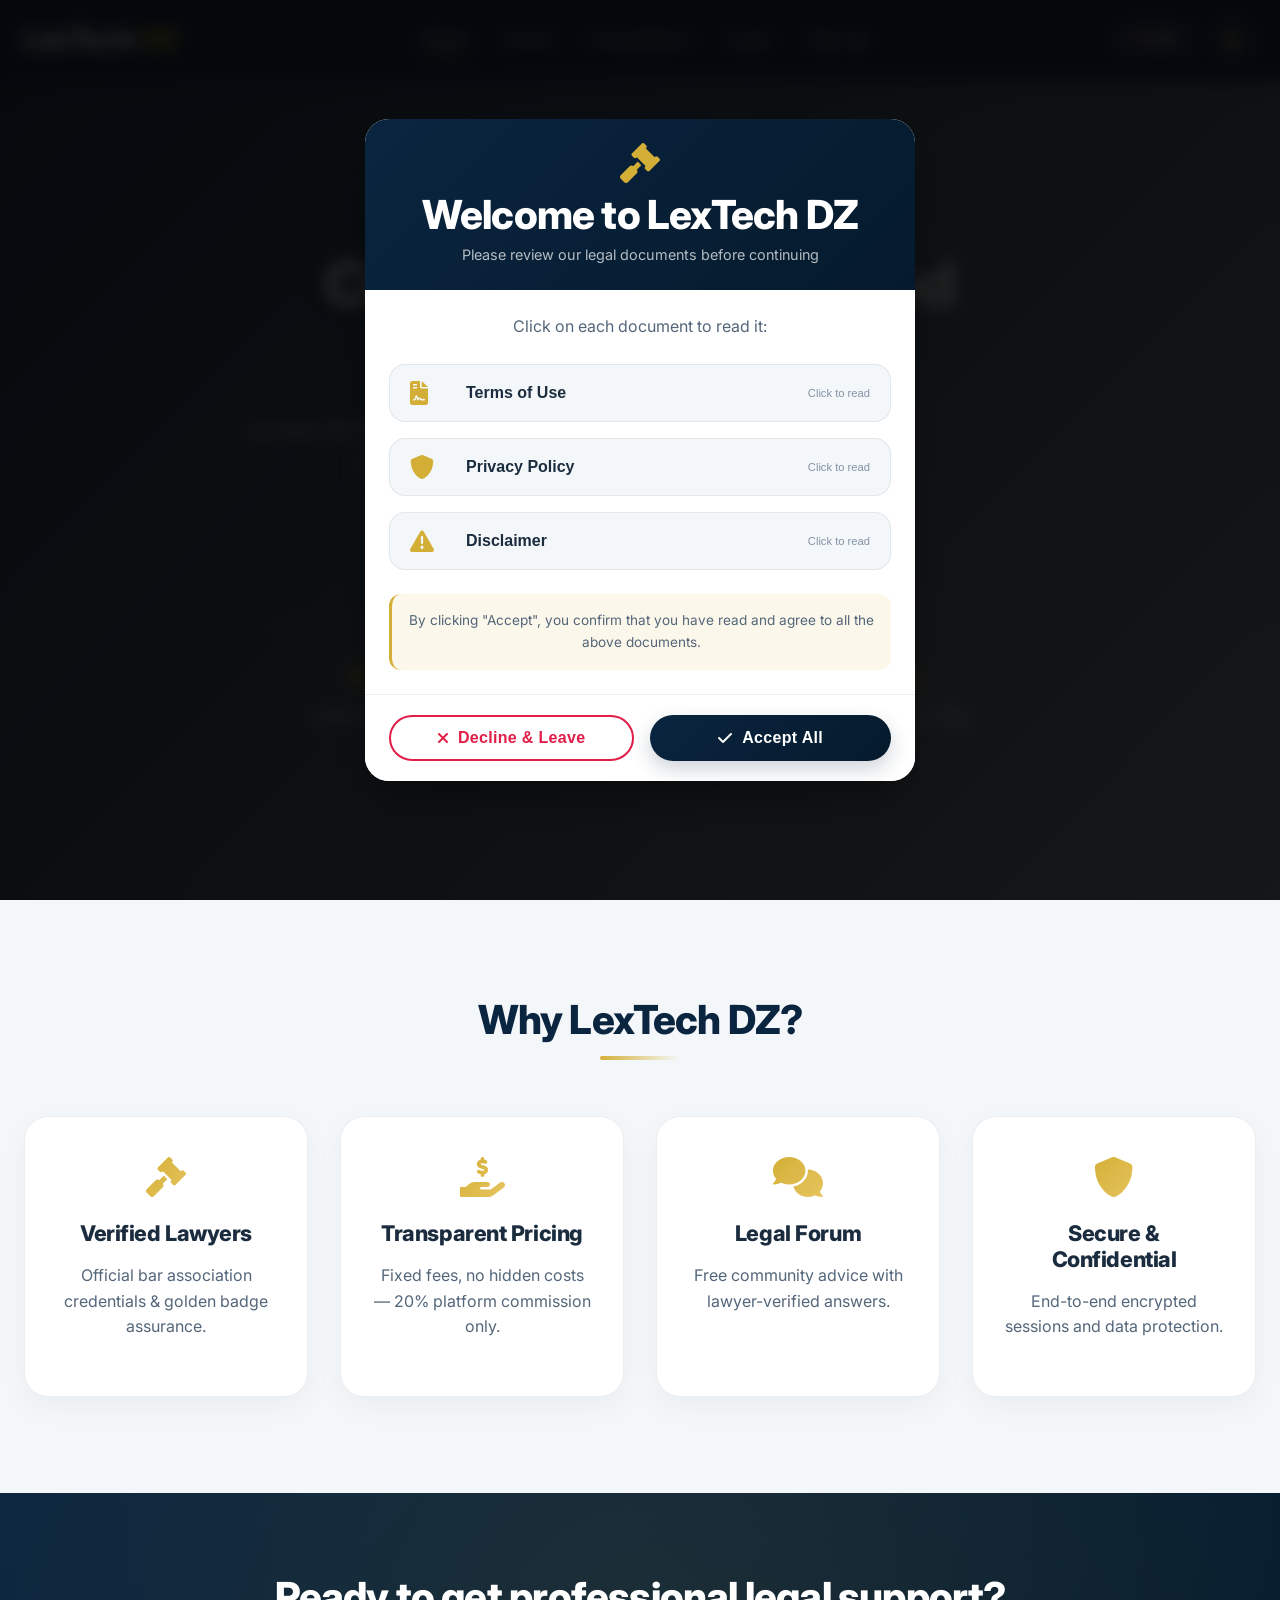
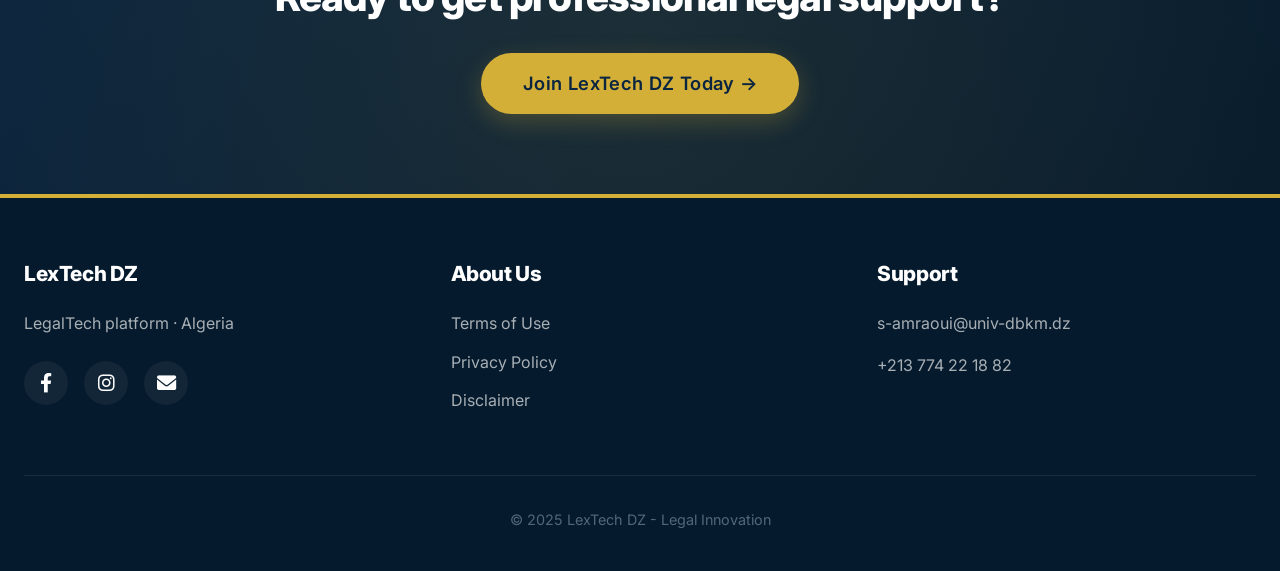
<file: index.html>
<!DOCTYPE html>
<html lang="en">
<head>
  <meta charset="UTF-8">
  <meta name="viewport" content="width=device-width, initial-scale=1.0">
  <title>LexTech DZ | Trusted Legal Platform Algeria</title>
  <link rel="stylesheet" href="https://cdnjs.cloudflare.com/ajax/libs/font-awesome/6.0.0-beta3/css/all.min.css">
  <link href="https://fonts.googleapis.com/css2?family=Inter:opsz,wght@300;400;500;600;700;800&display=swap" rel="stylesheet">
  <link rel="stylesheet" href="css/style.css">
  <link rel="stylesheet" href="css/responsive.css">
</head>
<body>
  <header class="site-header">
    <div class="container header-flex">
      <div class="logo"><a href="index.html">LexTech <span>DZ</span></a></div>
      <nav class="main-nav" id="mainNav">
        <ul>
          <li><a href="index.html" class="active" data-i18n="nav_home">Home</a></li>
          <li><a href="forum.html" data-i18n="nav_forum">Forum</a></li>
          <li><a href="consultations.html" data-i18n="nav_consultations">Consultations</a></li>
          <li><a href="login.html" data-i18n="nav_login">Login</a></li>
          <li><a href="register.html" data-i18n="nav_register">Sign Up</a></li>
        </ul>
      </nav>
      <div class="header-actions">
        <button id="langToggleBtn" class="lang-toggle-btn"><span id="currentLangLabel">🇬🇧 EN</span></button>
        <button id="darkModeToggle" class="dark-toggle"><i class="fas fa-moon"></i></button>
        <div class="mobile-menu-icon" id="mobileMenuIcon"><i class="fas fa-bars"></i></div>
      </div>
    </div>
  </header>

  <main>
    <section class="hero">
      <video autoplay muted loop playsinline class="hero-video-bg">
        <source src="images/hero-video.mp4" type="video/mp4">
        متصفحك لا يدعم عرض الفيديو.
      </video>

      <div class="hero-overlay"></div>

      <div class="container">
        <div class="hero-content" style="margin: 0 auto; text-align: center;">
          <h1 data-i18n="hero_title">Connect with Certified Lawyers in Algeria</h1>
          <p data-i18n="hero_desc">LexTech DZ bridges justice & technology — trusted legal advice, verified experts, and transparent pricing.</p>
          
          <div class="hero-buttons" style="justify-content: center;">
            <a href="consultations.html" class="btn-primary" data-i18n="hero_btn1">📅 Book a Consultation</a>
            <a href="forum.html" class="btn-outline" data-i18n="hero_btn2">💬 Ask the Community</a>
          </div>
          
          <div class="stats-row" style="justify-content: center;">
            <div class="stat"><span>+250</span> <span data-i18n="stat_lawyers">Certified Lawyers</span></div>
            <div class="stat"><span>+1.2k</span> <span data-i18n="stat_cases">Legal Questions Solved</span></div>
            <div class="stat"><span>98%</span> <span data-i18n="stat_satisfaction">Client Satisfaction</span></div>
          </div>
        </div>
      </div>
    </section> <section class="features">
      <div class="container">
        <h2 class="section-title" data-i18n="features_title">Why LexTech DZ?</h2>
        <div class="features-grid">
          <div class="feature-card"><i class="fas fa-gavel"></i><h3 data-i18n="feature1_title">Verified Lawyers</h3><p data-i18n="feature1_desc">Official bar association credentials & golden badge assurance.</p></div>
          <div class="feature-card"><i class="fas fa-hand-holding-usd"></i><h3 data-i18n="feature2_title">Transparent Pricing</h3><p data-i18n="feature2_desc">Fixed fees, no hidden costs — 20% platform commission only.</p></div>
          <div class="feature-card"><i class="fas fa-comments"></i><h3 data-i18n="feature3_title">Legal Forum</h3><p data-i18n="feature3_desc">Free community advice with lawyer-verified answers.</p></div>
          <div class="feature-card"><i class="fas fa-shield-alt"></i><h3 data-i18n="feature4_title">Secure & Confidential</h3><p data-i18n="feature4_desc">End-to-end encrypted sessions and data protection.</p></div>
        </div>
      </div>
    </section>

    <section class="cta-banner">
      <div class="container">
        <h2 data-i18n="cta_title">Ready to get professional legal support?</h2>
        <a href="register.html" class="btn-primary btn-large" data-i18n="cta_btn">Join LexTech DZ Today →</a>
      </div>
    </section>
  </main>

  <footer class="footer">
    <div class="container">
      <div class="footer-grid">
        <div class="footer-col">
          <h3>LexTech DZ</h3>
          <p data-i18n="footer_tagline">LegalTech platform · Algeria</p>
          <div class="social-links">
            <a href="https://www.facebook.com/20031219k"><i class="fab fa-facebook-f"></i></a>
            <a href="https://www.instagram.com/amraoui_sidahmed"><i class="fab fa-instagram"></i></a>
            <a href="mailto:s-amraoui@univ-dbkm.dz"><i class="fas fa-envelope"></i></a>
          </div>
        </div>
        <div class="footer-col">
          <h4 data-i18n="footer_about">About Us</h4>
          <ul>
            <li><a href="terms.html" data-i18n="footer_terms">Terms of Use</a></li>
            <li><a href="privacy.html" data-i18n="footer_privacy">Privacy Policy</a></li>
            <li><a href="disclaimer.html" data-i18n="footer_disclaimer">Disclaimer</a></li>
          </ul>
        </div>
        <div class="footer-col">
          <h4 data-i18n="footer_support">Support</h4>
          <p>s-amraoui@univ-dbkm.dz</p>
          <p>+213 774 22 18 82</p>
        </div>
      </div>
      <div class="footer-bottom">
        <p>&copy; 2025 LexTech DZ - <span data-i18n="footer_copyright">Legal Innovation</span></p>
      </div>
    </div>
  </footer>

  <div id="termsModal" class="terms-modal-overlay">
    <div class="terms-modal-content">
      <div class="terms-modal-header">
        <i class="fas fa-gavel"></i>
        <h2 id="modalTitle">Welcome to LexTech DZ</h2>
        <p id="modalSubtitle">Please review our legal documents before continuing</p>
      </div>
      
      <div class="terms-modal-body">
        <p id="modalInstruction" style="text-align: center; margin-bottom: 1.5rem; color: var(--text-gray);">
          Click on each document to read it:
        </p>
        
        <div class="docs-buttons-grid">
          <button id="btnTerms" class="doc-btn">
            <i class="fas fa-file-contract"></i>
            <span id="btnTermsText">Terms of Use</span>
            <small id="btnTermsHint">Click to read</small>
          </button>
          
          <button id="btnPrivacy" class="doc-btn">
            <i class="fas fa-shield-alt"></i>
            <span id="btnPrivacyText">Privacy Policy</span>
            <small id="btnPrivacyHint">Click to read</small>
          </button>
          
          <button id="btnDisclaimer" class="doc-btn">
            <i class="fas fa-exclamation-triangle"></i>
            <span id="btnDisclaimerText">Disclaimer</span>
            <small id="btnDisclaimerHint">Click to read</small>
          </button>
        </div>
        
        <div class="terms-agreement">
          <p id="agreementText">By clicking "Accept", you confirm that you have read and agree to all the above documents.</p>
        </div>
      </div>

      <div class="terms-modal-footer">
        <button id="rejectTermsBtn" class="btn-outline reject-btn">
          <i class="fas fa-times"></i> <span id="rejectBtnText">Decline & Leave</span>
        </button>
        <button id="acceptTermsBtn" class="btn-primary accept-btn">
          <i class="fas fa-check"></i> <span id="acceptBtnText">Accept All</span>
        </button>
      </div>
    </div>
  </div>

  <style>
    .terms-modal-overlay {
      position: fixed; top: 0; left: 0; width: 100%; height: 100%;
      background: rgba(0, 0, 0, 0.85); backdrop-filter: blur(8px);
      display: flex; align-items: center; justify-content: center;
      z-index: 10000; animation: fadeIn 0.3s ease;
    }
    .terms-modal-content {
      background: var(--bg-white); max-width: 550px; width: 90%;
      border-radius: 24px; overflow: hidden;
      box-shadow: 0 25px 50px -12px rgba(0, 0, 0, 0.5);
      animation: slideUp 0.4s ease;
    }
    .terms-modal-header {
      background: linear-gradient(135deg, var(--primary) 0%, var(--primary-dark) 100%);
      color: white; padding: 1.5rem; text-align: center;
    }
    .terms-modal-header i { font-size: 2.5rem; color: var(--gold); margin-bottom: 0.5rem; }
    .terms-modal-header h2 { margin-bottom: 0.25rem; color: white; }
    .terms-modal-header p { color: rgba(255, 255, 255, 0.7); font-size: 0.9rem; margin: 0; }
    .terms-modal-body { padding: 1.5rem; background: var(--bg-white); }
    .docs-buttons-grid { display: flex; flex-direction: column; gap: 1rem; margin-bottom: 1.5rem; }
    .doc-btn {
      display: flex; align-items: center; gap: 1rem; padding: 1rem 1.25rem;
      background: var(--bg-light); border: 1px solid var(--border-light);
      border-radius: 16px; cursor: pointer; transition: all 0.3s ease;
      text-align: left; width: 100%;
    }
    .doc-btn:hover { transform: translateX(5px); border-color: var(--gold); background: var(--bg-white); }
    .doc-btn i { font-size: 1.5rem; color: var(--gold); width: 40px; }
    .doc-btn span { flex: 1; font-weight: 600; font-size: 1rem; color: var(--text-dark); }
    .doc-btn small { font-size: 0.7rem; color: var(--text-light); }
    .terms-agreement {
      background: rgba(212, 175, 55, 0.1); padding: 1rem; border-radius: 12px;
      text-align: center; border-left: 3px solid var(--gold);
    }
    .terms-agreement p { margin: 0; font-size: 0.85rem; color: var(--text-gray); }
    .terms-modal-footer {
      display: flex; gap: 1rem; padding: 1.25rem 1.5rem;
      border-top: 1px solid var(--border-light); background: var(--bg-white);
    }
    .terms-modal-footer button { flex: 1; justify-content: center; padding: 12px 20px; font-size: 1rem; }
    .reject-btn { border-color: #e11d48; color: #e11d48; }
    .reject-btn:hover { background: #e11d48; color: white; border-color: #e11d48; }
    @keyframes fadeIn { from { opacity: 0; } to { opacity: 1; } }
    @keyframes slideUp { from { transform: translateY(50px); opacity: 0; } to { transform: translateY(0); opacity: 1; } }
    [dir="rtl"] .doc-btn { text-align: right; flex-direction: row-reverse; }
    [dir="rtl"] .doc-btn i { margin-left: 1rem; margin-right: 0; }
    @media (max-width: 480px) { .doc-btn span { font-size: 0.85rem; } .doc-btn small { display: none; } }
  </style>

  <script src="js/main.js"></script>
  <script>
    const modalTranslations = {
      en: {
        title: "Welcome to LexTech DZ", subtitle: "Please review our legal documents before continuing", instruction: "Click on each document to read it:",
        termsText: "Terms of Use", termsHint: "Click to read", privacyText: "Privacy Policy", privacyHint: "Click to read", disclaimerText: "Disclaimer", disclaimerHint: "Click to read",
        agreement: "By clicking \"Accept\", you confirm that you have read and agree to all the above documents.", acceptBtn: "Accept All", rejectBtn: "Decline & Leave"
      },
      fr: {
        title: "Bienvenue sur LexTech DZ", subtitle: "Veuillez consulter nos documents légaux avant de continuer", instruction: "Cliquez sur chaque document pour le lire :",
        termsText: "Conditions d'utilisation", termsHint: "Cliquez pour lire", privacyText: "Politique de confidentialité", privacyHint: "Cliquez pour lire", disclaimerText: "Avertissement", disclaimerHint: "Cliquez pour lire",
        agreement: "En cliquant sur « Accepter », vous confirmez avoir lu et accepté tous les documents ci-dessus.", acceptBtn: "Tout accepter", rejectBtn: "Refuser et quitter"
      },
      ar: {
        title: "مرحباً بكم في ليكس تيك ديزي", subtitle: "يرجى مراجعة مستنداتنا القانونية قبل المتابعة", instruction: "انقر على كل مستند لقراءته:",
        termsText: "شروط الاستخدام", termsHint: "انقر للقراءة", privacyText: "سياسة الخصوصية", privacyHint: "انقر للقراءة", disclaimerText: "إخلاء المسؤولية", disclaimerHint: "انقر للقراءة",
        agreement: "بالنقر على «قبول»، أنت تؤكد أنك قرأت ووافقت على جميع المستندات أعلاه.", acceptBtn: "قبول الكل", rejectBtn: "رفض والمغادرة"
      }
    };

    function updateModalLanguage(lang) {
      const t = modalTranslations[lang] || modalTranslations.en;
      document.getElementById('modalTitle').innerText = t.title;
      document.getElementById('modalSubtitle').innerText = t.subtitle;
      document.getElementById('modalInstruction').innerText = t.instruction;
      document.getElementById('btnTermsText').innerText = t.termsText;
      document.getElementById('btnTermsHint').innerText = t.termsHint;
      document.getElementById('btnPrivacyText').innerText = t.privacyText;
      document.getElementById('btnPrivacyHint').innerText = t.privacyHint;
      document.getElementById('btnDisclaimerText').innerText = t.disclaimerText;
      document.getElementById('btnDisclaimerHint').innerText = t.disclaimerHint;
      document.getElementById('agreementText').innerHTML = t.agreement;
      document.getElementById('acceptBtnText').innerText = t.acceptBtn;
      document.getElementById('rejectBtnText').innerText = t.rejectBtn;
    }

    const modalWindow = document.getElementById('termsModal');
    if (!localStorage.getItem('termsAccepted')) {
      document.body.style.overflow = 'hidden';
      document.getElementById('btnTerms').onclick = () => window.open('terms.html', '_blank');
      document.getElementById('btnPrivacy').onclick = () => window.open('privacy.html', '_blank');
      document.getElementById('btnDisclaimer').onclick = () => window.open('disclaimer.html', '_blank');
      
      document.getElementById('acceptTermsBtn').onclick = () => {
        localStorage.setItem('termsAccepted', 'true');
        modalWindow.style.animation = 'fadeOut 0.3s ease';
        setTimeout(() => { modalWindow.remove(); document.body.style.overflow = ''; }, 300);
      };
      
      document.getElementById('rejectTermsBtn').onclick = () => window.location.href = 'https://www.google.com';
    } else {
      modalWindow.remove();
    }

    const langObserver = new MutationObserver(() => {
      updateModalLanguage(localStorage.getItem('preferredLang') || 'en');
    });
    if(document.getElementById('langToggleBtn')) {
      langObserver.observe(document.getElementById('langToggleBtn'), { attributes: true, childList: true, subtree: true });
    }
    updateModalLanguage(localStorage.getItem('preferredLang') || 'en');
  </script>
</body>
</html>
</file>
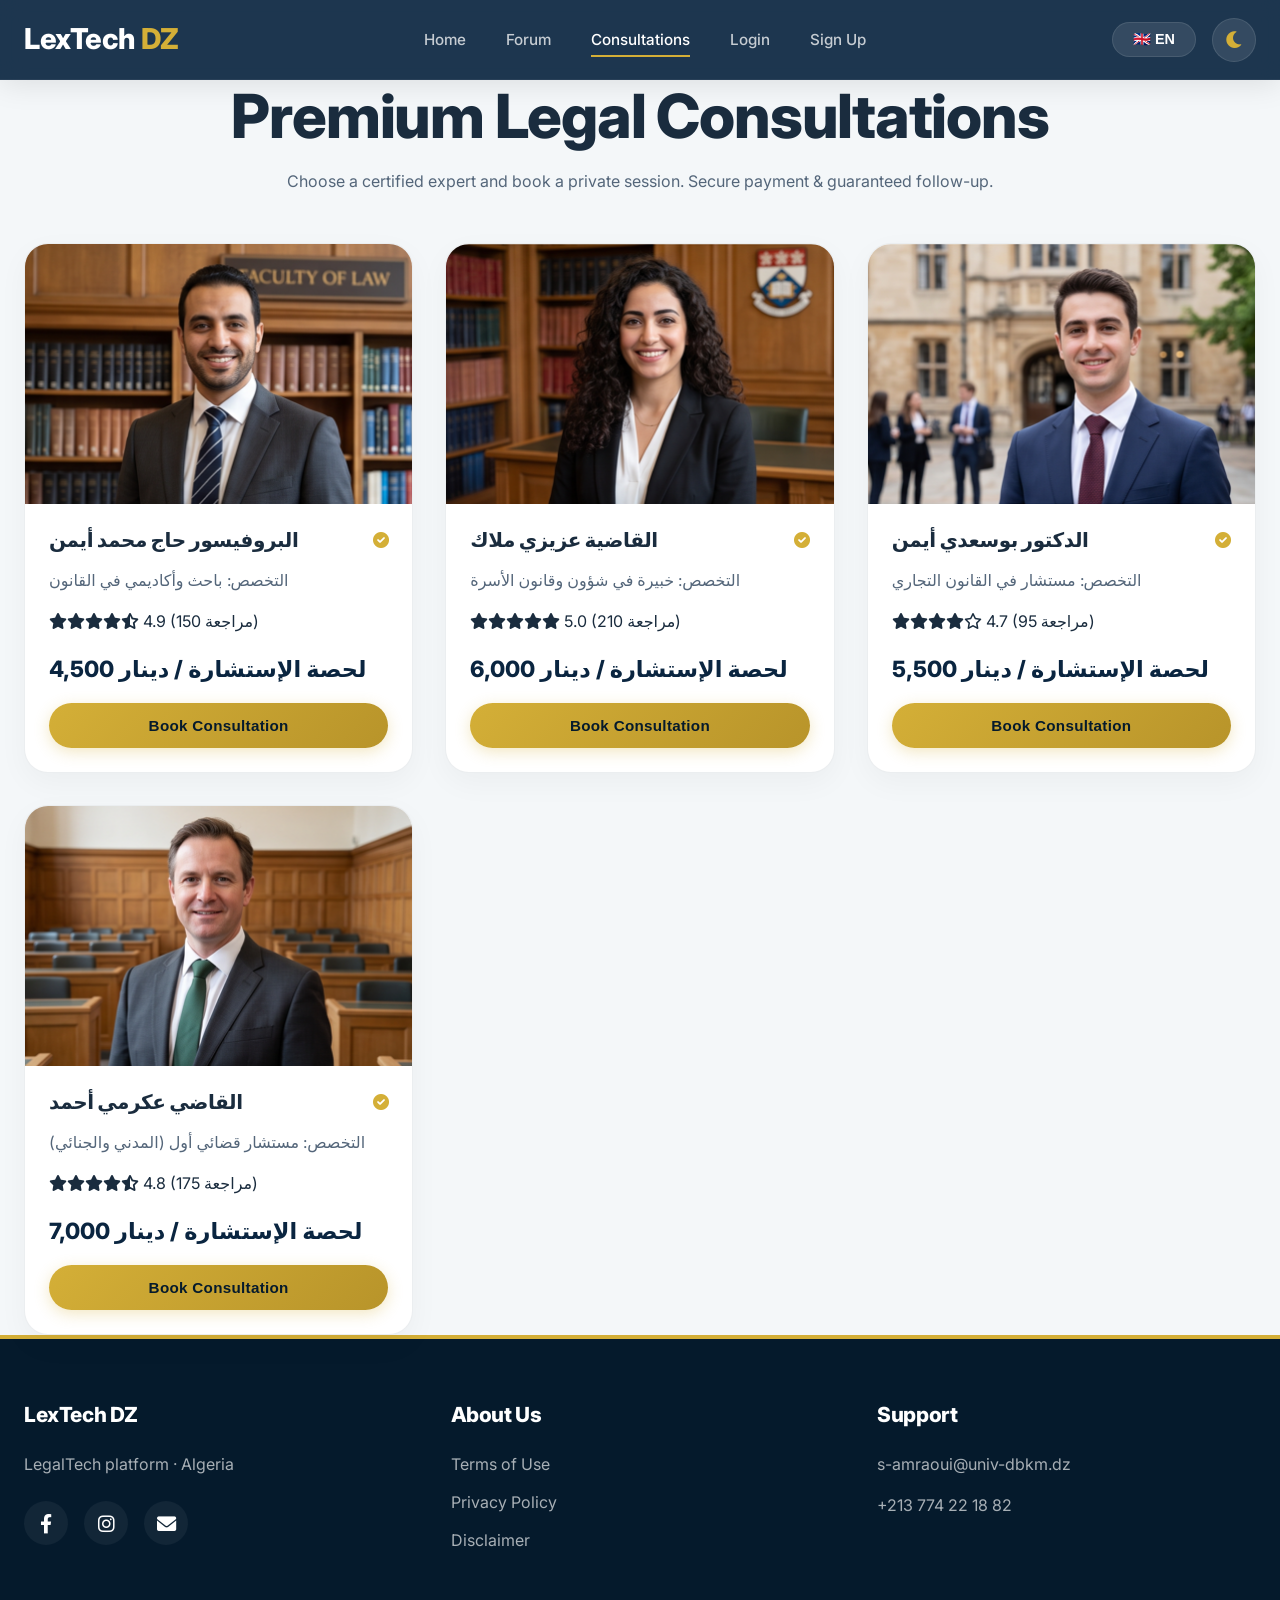
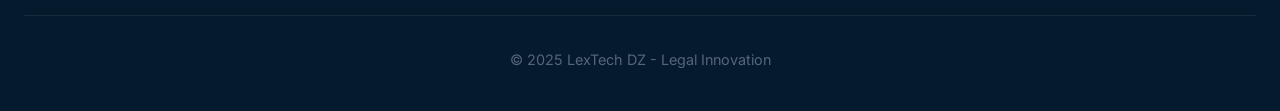
<file: consultations.html>
<!DOCTYPE html>
<html lang="en">
<head>
  <meta charset="UTF-8">
  <meta name="viewport" content="width=device-width, initial-scale=1.0">
  <title>LexTech DZ - Premium Consultations</title>
  <link rel="stylesheet" href="https://cdnjs.cloudflare.com/ajax/libs/font-awesome/6.0.0-beta3/css/all.min.css">
  <link href="https://fonts.googleapis.com/css2?family=Inter:opsz,wght@300;400;500;600;700;800&display=swap" rel="stylesheet">
  <link rel="stylesheet" href="css/style.css">
  <link rel="stylesheet" href="css/responsive.css">

  <style>
    /* ========== MODERN FIXES FOR BUTTONS & MODAL ========== */

    /* 1. إصلاح زر الحجز (إلغاء مظهر Windows 98 وتحديثه لزر عصري فخم) */
    .btn-book, .book-consult-btn {
      -webkit-appearance: none !important;
      -moz-appearance: none !important;
      appearance: none !important;
      width: 100% !important;
      background: linear-gradient(135deg, var(--gold, #D4AF37) 0%, var(--gold-dark, #b8942a) 100%) !important;
      color: var(--primary-dark, #0A2540) !important;
      border: none !important;
      outline: none !important;
      padding: 14px 24px !important;
      border-radius: 50px !important;
      font-weight: 700 !important;
      font-size: 0.95rem !important;
      cursor: pointer !important;
      transition: all 0.3s cubic-bezier(0.16, 1, 0.3, 1) !important;
      box-shadow: 0 4px 15px rgba(212, 175, 55, 0.3) !important;
      display: inline-flex !important;
      align-items: center !important;
      justify-content: center !important;
      gap: 8px !important;
      letter-spacing: 0.3px !important;
    }

    .btn-book:hover, .book-consult-btn:hover {
      transform: translateY(-3px) !important;
      box-shadow: 0 8px 25px rgba(212, 175, 55, 0.5) !important;
      background: linear-gradient(135deg, var(--gold-light, #f5d165) 0%, var(--gold, #D4AF37) 100%) !important;
    }

    .btn-book:active, .book-consult-btn:active {
      transform: translateY(1px) !important;
      box-shadow: 0 2px 8px rgba(212, 175, 55, 0.3) !important;
    }

    /* 2. إصلاح صور الخبراء (مقاس 4x4) */
    .lawyer-img {
      height: 260px !important;
      padding: 0 !important;
      overflow: hidden !important;
      background: var(--bg-light) !important;
    }
    .lawyer-img img {
      width: 100% !important;
      height: 100% !important;
      object-fit: cover !important;
      object-position: top !important;
    }

    /* 3. إصلاح النافذة المنبثقة (إجبار الانبثاق في منتصف الشاشة فوق المحتوى) */
    .modal {
      position: fixed !important;
      top: 0 !important;
      left: 0 !important;
      right: 0 !important;
      bottom: 0 !important;
      width: 100vw !important;
      height: 100vh !important;
      background: rgba(10, 37, 64, 0.85) !important;
      backdrop-filter: blur(10px) !important;
      -webkit-backdrop-filter: blur(10px) !important;
      z-index: 999999 !important;
      display: none; /* يتم تحويلها لـ flex بالجافاسكربت */
      align-items: center !important;
      justify-content: center !important;
      padding: 20px !important;
      box-sizing: border-box !important;
    }

    .modal-content {
      background: var(--bg-white, #ffffff) !important;
      padding: 2.5rem 2rem !important;
      border-radius: 24px !important;
      width: 100% !important;
      max-width: 520px !important;
      position: relative !important;
      box-shadow: 0 25px 50px rgba(0, 0, 0, 0.4) !important;
      border: 1px solid rgba(212, 175, 55, 0.3) !important;
      max-height: 90vh !important;
      overflow-y: auto !important;
      animation: modalSlideUp 0.3s cubic-bezier(0.16, 1, 0.3, 1) !important;
    }

    .close-modal {
      position: absolute !important;
      top: 1.2rem !important;
      right: 1.5rem !important;
      font-size: 1.8rem !important;
      cursor: pointer !important;
      color: var(--text-gray, #888) !important;
      transition: color 0.2s ease !important;
      line-height: 1 !important;
    }
    [dir="rtl"] .close-modal {
      right: auto !important;
      left: 1.5rem !important;
    }
    .close-modal:hover { color: #e11d48 !important; }

    /* خطوات المودال */
    .modal-step { display: none; }
    .modal-step.active { display: block; animation: fadeIn 0.3s ease; }

    .step-indicator {
      display: flex;
      justify-content: space-between;
      margin-bottom: 1.5rem;
      position: relative;
    }
    .step-indicator::before {
      content: '';
      position: absolute;
      top: 50%;
      left: 0;
      right: 0;
      height: 2px;
      background: var(--border-light, #e2e8f0);
      z-index: 1;
      transform: translateY(-50%);
    }
    .step-dot {
      width: 34px;
      height: 34px;
      border-radius: 50%;
      background: var(--bg-light, #f8fafc);
      border: 2px solid var(--border-light, #cbd5e1);
      display: flex;
      align-items: center;
      justify-content: center;
      font-weight: 700;
      font-size: 0.9rem;
      z-index: 2;
      color: var(--text-gray, #64748b);
      transition: all 0.3s ease;
    }
    .step-dot.active {
      background: var(--gold, #D4AF37);
      border-color: var(--gold, #D4AF37);
      color: #0A2540;
    }

    /* خيارات الدفع */
    .payment-options {
      display: flex;
      flex-direction: column;
      gap: 0.8rem;
      margin: 1rem 0;
    }
    .pay-option {
      display: flex;
      align-items: center;
      gap: 1rem;
      padding: 0.9rem 1rem;
      border: 1px solid var(--border-light, #e2e8f0);
      border-radius: 12px;
      cursor: pointer;
      transition: all 0.2s ease;
    }
    .pay-option:hover, .pay-option.selected {
      border-color: var(--gold, #D4AF37);
      background: rgba(212, 175, 55, 0.08);
    }
    .pay-option i { font-size: 1.5rem; color: var(--gold, #D4AF37); width: 30px; text-align: center; }

    /* صندوق الشات */
    .chat-box {
      background: var(--bg-light, #f8fafc);
      border-radius: 12px;
      padding: 1rem;
      height: 220px;
      overflow-y: auto;
      display: flex;
      flex-direction: column;
      gap: 0.8rem;
      border: 1px solid var(--border-light, #e2e8f0);
      margin-bottom: 1rem;
    }
    .chat-msg {
      max-width: 85%;
      padding: 0.7rem 1rem;
      border-radius: 14px;
      font-size: 0.88rem;
      line-height: 1.4;
    }
    .chat-msg.expert {
      background: var(--primary, #0A2540);
      color: white;
      align-self: flex-start;
      border-bottom-left-radius: 2px;
    }
    .chat-msg.user {
      background: var(--gold, #D4AF37);
      color: #0A2540;
      align-self: flex-end;
      border-bottom-right-radius: 2px;
      font-weight: 600;
    }
    .chat-input-row { display: flex; gap: 0.5rem; }
    .chat-input-row input { margin-bottom: 0; font-size: 0.85rem; }

    @keyframes modalSlideUp {
      from { transform: translateY(30px); opacity: 0; }
      to { transform: translateY(0); opacity: 1; }
    }
    @keyframes fadeIn { from { opacity: 0; } to { opacity: 1; } }
  </style>
</head>
<body>
  <header class="site-header">
    <div class="container header-flex">
      <div class="logo"><a href="index.html">LexTech <span>DZ</span></a></div>
      <nav class="main-nav" id="mainNav">
        <ul>
          <li><a href="index.html" data-i18n="nav_home">Home</a></li>
          <li><a href="forum.html" data-i18n="nav_forum">Forum</a></li>
          <li><a href="consultations.html" class="active" data-i18n="nav_consultations">Consultations</a></li>
          <li><a href="login.html" data-i18n="nav_login">Login</a></li>
          <li><a href="register.html" data-i18n="nav_register">Sign Up</a></li>
        </ul>
      </nav>
      <div class="header-actions">
        <button id="langToggleBtn" class="lang-toggle-btn"><span id="currentLangLabel">🇬🇧 EN</span></button>
        <button id="darkModeToggle" class="dark-toggle"><i class="fas fa-moon"></i></button>
        <div class="mobile-menu-icon" id="mobileMenuIcon"><i class="fas fa-bars"></i></div>
      </div>
    </div>
  </header>

  <main>
    <div class="container">
      <div class="forum-header" style="text-align:center;">
        <h1 data-i18n="consult_title">Premium Legal Consultations</h1>
        <p data-i18n="consult_sub">Choose a certified expert and book a private session. Secure payment & guaranteed follow-up.</p>
      </div>

      <div class="consultations-grid" id="lawyersGrid">
        <div class="lawyer-card">
          <div class="lawyer-img">
            <img src="images/consultations-providers/hadjmohamed-aymen.png" alt="البروفيسور حاج محمد أيمن">
          </div>
          <div class="lawyer-info">
            <h3>البروفيسور حاج محمد أيمن <i class="fas fa-check-circle gold-badge"></i></h3>
            <p>التخصص: باحث وأكاديمي في القانون</p>
            <div class="rating"><i class="fas fa-star"></i><i class="fas fa-star"></i><i class="fas fa-star"></i><i class="fas fa-star"></i><i class="fas fa-star-half-alt"></i> 4.9 (150 مراجعة)</div>
            <div class="fee">4,500 لحصة الإستشارة / دينار</div>
            <button class="btn-book book-consult-btn" data-name="البروفيسور حاج محمد أيمن" data-fee="4500" data-i18n="book_btn">Book Consultation</button>
          </div>
        </div>

        <div class="lawyer-card">
          <div class="lawyer-img">
            <img src="images/consultations-providers/azizi-malak.png" alt="القاضية عزيزي ملاك">
          </div>
          <div class="lawyer-info">
            <h3>القاضية عزيزي ملاك <i class="fas fa-check-circle gold-badge"></i></h3>
            <p>التخصص: خبيرة في شؤون وقانون الأسرة</p>
            <div class="rating"><i class="fas fa-star"></i><i class="fas fa-star"></i><i class="fas fa-star"></i><i class="fas fa-star"></i><i class="fas fa-star"></i> 5.0 (210 مراجعة)</div>
            <div class="fee">6,000 لحصة الإستشارة / دينار</div>
            <button class="btn-book book-consult-btn" data-name="القاضية عزيزي ملاك" data-fee="6000" data-i18n="book_btn">Book Consultation</button>
          </div>
        </div>

        <div class="lawyer-card">
          <div class="lawyer-img">
            <img src="images/consultations-providers/bousadi-aymen.png" alt="الدكتور بوسعدي أيمن">
          </div>
          <div class="lawyer-info">
            <h3>الدكتور بوسعدي أيمن <i class="fas fa-check-circle gold-badge"></i></h3>
            <p>التخصص: مستشار في القانون التجاري</p>
            <div class="rating"><i class="fas fa-star"></i><i class="fas fa-star"></i><i class="fas fa-star"></i><i class="fas fa-star"></i><i class="far fa-star"></i> 4.7 (95 مراجعة)</div>
            <div class="fee">5,500 لحصة الإستشارة / دينار</div>
            <button class="btn-book book-consult-btn" data-name="الدكتور بوسعدي أيمن" data-fee="5500" data-i18n="book_btn">Book Consultation</button>
          </div>
        </div>

        <div class="lawyer-card">
          <div class="lawyer-img">
            <img src="images/consultations-providers/akermi-ahmed.png" alt="القاضي عكرمي أحمد">
          </div>
          <div class="lawyer-info">
            <h3>القاضي عكرمي أحمد <i class="fas fa-check-circle gold-badge"></i></h3>
            <p>التخصص: مستشار قضائي أول (المدني والجنائي)</p>
            <div class="rating"><i class="fas fa-star"></i><i class="fas fa-star"></i><i class="fas fa-star"></i><i class="fas fa-star"></i><i class="fas fa-star-half-alt"></i> 4.8 (175 مراجعة)</div>
            <div class="fee">7,000 لحصة الإستشارة / دينار</div>
            <button class="btn-book book-consult-btn" data-name="القاضي عكرمي أحمد" data-fee="7000" data-i18n="book_btn">Book Consultation</button>
          </div>
        </div>
      </div>
    </div>

    <div id="bookingModal" class="modal">
      <div class="modal-content">
        <span class="close-modal" id="closeBookingModal">&times;</span>
        
        <div class="step-indicator">
          <div class="step-dot active" id="dot1">1</div>
          <div class="step-dot" id="dot2">2</div>
          <div class="step-dot" id="dot3">3</div>
        </div>

        <div class="modal-step active" id="step1">
          <h3><i class="fas fa-file-signature" style="color:var(--gold, #D4AF37);"></i> شروط الاستشارة القانونية</h3>
          <p style="font-size: 0.9rem; margin-top: 0.5rem;">أنت بصدد طلب استشارة خاصة مع: <br><strong id="step1ExpertName" style="color:var(--primary, #0A2540);"></strong></p>
          
          <div style="background:var(--bg-light, #f8fafc); padding:0.9rem; border-radius:12px; margin: 1rem 0; font-size: 0.82rem; border-left: 3px solid var(--gold, #D4AF37);">
            <p>• تُقدم الاستشارة في غضون 24 ساعة عبر محادثة كتابية/صوتية مشفرة.</p>
            <p>• تلتزم المنصة بحماية بياناتك الشخصية وفقاً للقانون 18-07.</p>
            <p>• اقتطاع عمولة المنصة (20%) يضمن متابعة الملف وحق الاسترجاع.</p>
          </div>

          <label style="display:flex; align-items:center; gap:8px; font-size: 0.85rem; cursor:pointer;">
            <input type="checkbox" id="acceptConsultTerms"> أوافق على شروط الخدمة والسرية المهنية
          </label>
          
          <button id="goToStep2Btn" class="btn-book" style="margin-top:1.2rem;" disabled>المتابعة لخطوة الدفع ←</button>
        </div>

        <div class="modal-step" id="step2">
          <h3><i class="fas fa-credit-card" style="color:var(--gold, #D4AF37);"></i> اختر طريقة الدفع</h3>
          <p style="font-size:0.85rem;">المبلغ الإجمالي: <strong id="step2Amount" style="color:var(--gold, #D4AF37); font-size:1.1rem;"></strong> دج</p>
          
          <div class="payment-options">
            <label class="pay-option selected">
              <input type="radio" name="payMethod" value="edahabia" checked>
              <i class="fas fa-credit-card"></i>
              <div>
                <strong>البطاقة الذهبية (Edahabia)</strong>
                <div style="font-size:0.75rem; color:var(--text-gray, #64748b);">دفع فوري عبر بريد الجزائر</div>
              </div>
            </label>
            <label class="pay-option">
              <input type="radio" name="payMethod" value="cib">
              <i class="fas fa-money-check-alt"></i>
              <div>
                <strong>بطاقة CIB البنكية</strong>
                <div style="font-size:0.75rem; color:var(--text-gray, #64748b);">متاحة لجميع البنوك الجزائرية</div>
              </div>
            </label>
            <label class="pay-option">
              <input type="radio" name="payMethod" value="baridimob">
              <i class="fas fa-mobile-alt"></i>
              <div>
                <strong>تطبيق بريدي موب (BaridiMob)</strong>
                <div style="font-size:0.75rem; color:var(--text-gray, #64748b);">تحويل سريع عبر RIP</div>
              </div>
            </label>
          </div>

          <button id="processPayBtn" class="btn-book">تأكيد الدفع وفتح الاستشارة (محاكاة) ✔</button>
        </div>

        <div class="modal-step" id="step3">
          <div style="display:flex; align-items:center; gap:10px; margin-bottom: 0.8rem;">
            <i class="fas fa-shield-alt" style="color:#16a34a; font-size: 1.3rem;"></i>
            <div>
              <h4 style="margin:0;" id="chatExpertTitle">محادثة الاستشارة</h4>
              <small style="color:#16a34a;"><i class="fas fa-circle" style="font-size:0.5rem;"></i> محادثة مشفرة ومباشرة</small>
            </div>
          </div>

          <div class="chat-box" id="chatMessages">
            <div class="chat-msg expert" id="welcomeMsg">
              مرحباً بك! أنا جاهز لمعاينة ملفك القانوني والإجابة على تساؤلاتك بدقة. تفضل بطرح سؤالك.
            </div>
          </div>

          <div class="chat-input-row">
            <input type="text" id="userChatInput" placeholder="اكتب استفسارك هنا..." style="font-size:0.85rem;">
            <button id="sendChatBtn" class="btn-book" style="width: auto !important; padding: 10px 18px !important;"><i class="fas fa-paper-plane"></i></button>
          </div>
        </div>

      </div>
    </div>
  </main>

  <footer class="footer">
    <div class="container">
      <div class="footer-grid">
        <div class="footer-col">
          <h3>LexTech DZ</h3>
          <p data-i18n="footer_tagline">LegalTech platform · Algeria</p>
          <div class="social-links">
            <a href="https://www.facebook.com/20031219k"><i class="fab fa-facebook-f"></i></a>
            <a href="https://www.instagram.com/amraoui_sidahmed"><i class="fab fa-instagram"></i></a>
            <a href="mailto:s-amraoui@univ-dbkm.dz"><i class="fas fa-envelope"></i></a>
          </div>
        </div>
        <div class="footer-col">
          <h4 data-i18n="footer_about">About Us</h4>
          <ul>
            <li><a href="terms.html" data-i18n="footer_terms">Terms of Use</a></li>
            <li><a href="privacy.html" data-i18n="footer_privacy">Privacy Policy</a></li>
            <li><a href="disclaimer.html" data-i18n="footer_disclaimer">Disclaimer</a></li>
          </ul>
        </div>
        <div class="footer-col">
          <h4 data-i18n="footer_support">Support</h4>
          <p>s-amraoui@univ-dbkm.dz</p>
          <p>+213 774 22 18 82</p>
        </div>
      </div>
      <div class="footer-bottom">
        <p>&copy; 2025 LexTech DZ - <span data-i18n="footer_copyright">Legal Innovation</span></p>
      </div>
    </div>
  </footer>

  <script src="js/main.js"></script>
  <script>
    // ========== التحكم بالنافذة المنبثقة والجافاسكربت ==========
    const bookingModal = document.getElementById('bookingModal');
    const closeBookingModal = document.getElementById('closeBookingModal');
    const bookBtns = document.querySelectorAll('.book-consult-btn');
    
    const step1 = document.getElementById('step1');
    const step2 = document.getElementById('step2');
    const step3 = document.getElementById('step3');
    const dot1 = document.getElementById('dot1');
    const dot2 = document.getElementById('dot2');
    const dot3 = document.getElementById('dot3');

    const acceptTermsCheck = document.getElementById('acceptConsultTerms');
    const goToStep2Btn = document.getElementById('goToStep2Btn');
    const processPayBtn = document.getElementById('processPayBtn');

    let selectedExpert = '';
    let selectedFee = 0;

    // عند الضغط على زر الحجز
    bookBtns.forEach(btn => {
      btn.addEventListener('click', (e) => {
        e.preventDefault();
        selectedExpert = btn.getAttribute('data-name');
        selectedFee = btn.getAttribute('data-fee');

        document.getElementById('step1ExpertName').innerText = selectedExpert;
        document.getElementById('step2Amount').innerText = selectedFee;
        document.getElementById('chatExpertTitle').innerText = selectedExpert;
        document.getElementById('welcomeMsg').innerText = `مرحباً بك! أنا ${selectedExpert}، يسعدني تقديم الاستشارة لك. تفضل بتوضيح سؤالك القانوني.`;

        resetModal();
        bookingModal.style.setProperty('display', 'flex', 'important');
      });
    });

    closeBookingModal.onclick = () => bookingModal.style.setProperty('display', 'none', 'important');
    window.onclick = (e) => { 
      if (e.target === bookingModal) bookingModal.style.setProperty('display', 'none', 'important'); 
    };

    acceptTermsCheck.addEventListener('change', () => {
      goToStep2Btn.disabled = !acceptTermsCheck.checked;
      goToStep2Btn.style.opacity = acceptTermsCheck.checked ? "1" : "0.5";
    });

    goToStep2Btn.addEventListener('click', () => {
      step1.classList.remove('active');
      step2.classList.add('active');
      dot2.classList.add('active');
    });

    processPayBtn.addEventListener('click', () => {
      step2.classList.remove('active');
      step3.classList.add('active');
      dot3.classList.add('active');
    });

    // إرسال رسائل الشات
    const sendChatBtn = document.getElementById('sendChatBtn');
    const userChatInput = document.getElementById('userChatInput');
    const chatMessages = document.getElementById('chatMessages');

    function sendMessage() {
      const text = userChatInput.value.trim();
      if (!text) return;

      const userMsg = document.createElement('div');
      userMsg.className = 'chat-msg user';
      userMsg.innerText = text;
      chatMessages.appendChild(userMsg);
      userChatInput.value = '';
      chatMessages.scrollTop = chatMessages.scrollHeight;

      setTimeout(() => {
        const replyMsg = document.createElement('div');
        replyMsg.className = 'chat-msg expert';
        replyMsg.innerText = `شكراً لتوضيحك. بناءً على النصوص القانونية الجزائرية المعمول بها، فإن موقفك السليم يتطلب إعداد ملف يتضمن المستندات الرسمية. سأقوم بتزويدك بالتفاصيل الكاملة.`;
        chatMessages.appendChild(replyMsg);
        chatMessages.scrollTop = chatMessages.scrollHeight;
      }, 1500);
    }

    sendChatBtn.addEventListener('click', sendMessage);
    userChatInput.addEventListener('keypress', (e) => {
      if (e.key === 'Enter') sendMessage();
    });

    function resetModal() {
      step1.classList.add('active');
      step2.classList.remove('active');
      step3.classList.remove('active');
      dot1.classList.add('active');
      dot2.classList.remove('active');
      dot3.classList.remove('active');
      acceptTermsCheck.checked = false;
      goToStep2Btn.disabled = true;
      goToStep2Btn.style.opacity = "0.5";
    }
  </script>
</body>
</html>
</file>
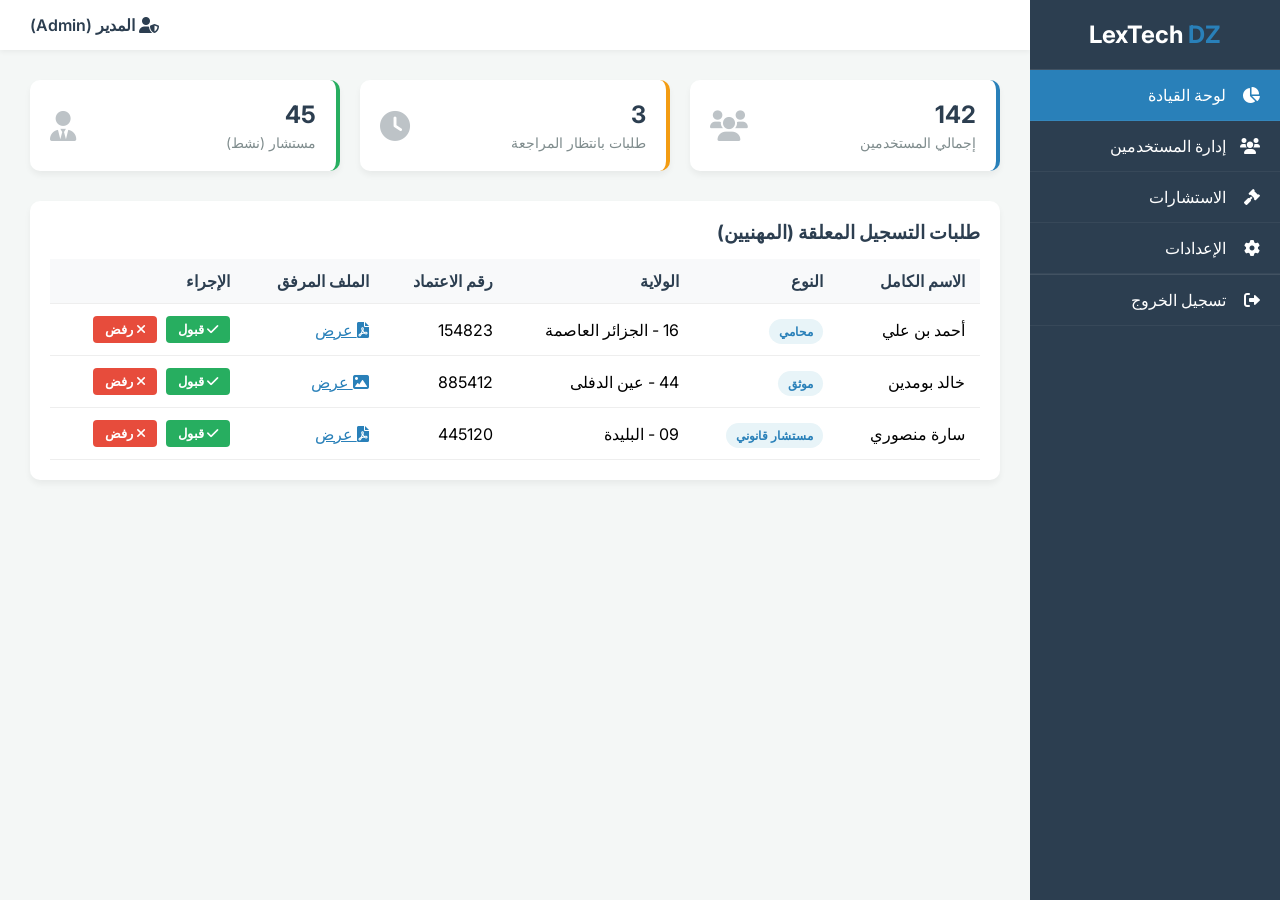
<file: dashboard.html>
<!DOCTYPE html>
<html lang="ar" dir="rtl">
<head>
  <meta charset="UTF-8">
  <meta name="viewport" content="width=device-width, initial-scale=1.0">
  <title>LexTech DZ - لوحة الإدارة</title>
  <link rel="stylesheet" href="https://cdnjs.cloudflare.com/ajax/libs/font-awesome/6.0.0-beta3/css/all.min.css">
  <link href="https://fonts.googleapis.com/css2?family=Inter:opsz,wght@300;400;500;600;700&display=swap" rel="stylesheet">
  <style>
    :root {
      --primary: #2980b9;
      --secondary: #2c3e50;
      --bg: #f4f7f6;
      --white: #ffffff;
      --success: #27ae60;
      --danger: #e74c3c;
      --text: #333;
    }
    body {
      font-family: 'Inter', sans-serif;
      background-color: var(--bg);
      margin: 0;
      display: flex;
      height: 100vh;
      overflow: hidden;
    }
    /* القائمة الجانبية */
    .sidebar {
      width: 250px;
      background-color: var(--secondary);
      color: var(--white);
      display: flex;
      flex-direction: column;
      transition: 0.3s;
    }
    .sidebar-header {
      padding: 20px;
      text-align: center;
      font-size: 24px;
      font-weight: 700;
      border-bottom: 1px solid rgba(255,255,255,0.1);
    }
    .sidebar-header span { color: var(--primary); }
    .nav-links {
      list-style: none;
      padding: 0;
      margin: 0;
      flex: 1;
    }
    .nav-links li {
      padding: 15px 20px;
      cursor: pointer;
      border-bottom: 1px solid rgba(255,255,255,0.05);
      transition: 0.3s;
    }
    .nav-links li:hover, .nav-links li.active {
      background-color: var(--primary);
    }
    .nav-links li i { margin-left: 10px; width: 20px; }
    
    /* المحتوى الرئيسي */
    .main-content {
      flex: 1;
      display: flex;
      flex-direction: column;
      overflow-y: auto;
    }
    .header {
      background-color: var(--white);
      padding: 15px 30px;
      display: flex;
      justify-content: space-between;
      align-items: center;
      box-shadow: 0 2px 5px rgba(0,0,0,0.05);
    }
    .user-info { font-weight: 600; color: var(--secondary); }
    
    .dashboard-content { padding: 30px; }
    
    /* الإحصائيات */
    .stats-grid {
      display: grid;
      grid-template-columns: repeat(auto-fit, minmax(200px, 1fr));
      gap: 20px;
      margin-bottom: 30px;
    }
    .stat-card {
      background: var(--white);
      padding: 20px;
      border-radius: 10px;
      box-shadow: 0 4px 6px rgba(0,0,0,0.05);
      display: flex;
      align-items: center;
      justify-content: space-between;
      border-right: 4px solid var(--primary);
    }
    .stat-card.warning { border-right-color: #f39c12; }
    .stat-card.success { border-right-color: var(--success); }
    .stat-info h3 { margin: 0 0 5px 0; font-size: 24px; color: var(--secondary); }
    .stat-info p { margin: 0; color: #7f8c8d; font-size: 14px; }
    .stat-icon { font-size: 30px; color: #bdc3c7; }

    /* جدول المستخدمين */
    .table-container {
      background: var(--white);
      border-radius: 10px;
      padding: 20px;
      box-shadow: 0 4px 6px rgba(0,0,0,0.05);
    }
    .table-container h3 { margin-top: 0; color: var(--secondary); margin-bottom: 15px; }
    table { width: 100%; border-collapse: collapse; }
    th, td { padding: 12px 15px; text-align: right; border-bottom: 1px solid #eee; }
    th { background-color: #f8f9fa; color: var(--secondary); font-weight: 600; }
    .badge {
      padding: 5px 10px;
      border-radius: 20px;
      font-size: 12px;
      font-weight: 600;
    }
    .badge.lawyer { background: #e8f4f8; color: var(--primary); }
    .badge.citizen { background: #f4f6f6; color: #7f8c8d; }
    
    /* أزرار الإجراءات */
    .action-btn {
      border: none;
      padding: 6px 12px;
      border-radius: 4px;
      cursor: pointer;
      font-size: 13px;
      font-weight: 600;
      color: white;
      transition: 0.3s;
      margin-left: 5px;
    }
    .btn-accept { background-color: var(--success); }
    .btn-reject { background-color: var(--danger); }
    .btn-accept:hover { background-color: #219653; }
    .btn-reject:hover { background-color: #c0392b; }
  </style>
</head>
<body>

  <!-- القائمة الجانبية -->
  <aside class="sidebar">
    <div class="sidebar-header">
      LexTech <span>DZ</span>
    </div>
    <ul class="nav-links">
      <li class="active"><i class="fas fa-chart-pie"></i> لوحة القيادة</li>
      <li><i class="fas fa-users"></i> إدارة المستخدمين</li>
      <li><i class="fas fa-gavel"></i> الاستشارات</li>
      <li><i class="fas fa-cog"></i> الإعدادات</li>
      <li style="margin-top: auto; border-top: 1px solid rgba(255,255,255,0.1);">
        <i class="fas fa-sign-out-alt"></i> تسجيل الخروج
      </li>
    </ul>
  </aside>

  <!-- المحتوى الرئيسي -->
  <main class="main-content">
    <header class="header">
      <div class="search-bar">
        <!-- مساحة للبحث مستقبلاً -->
      </div>
      <div class="user-info">
        <i class="fas fa-user-shield"></i> المدير (Admin)
      </div>
    </header>

    <div class="dashboard-content">
      <!-- البطاقات الإحصائية -->
      <div class="stats-grid">
        <div class="stat-card">
          <div class="stat-info">
            <h3>142</h3>
            <p>إجمالي المستخدمين</p>
          </div>
          <i class="fas fa-users stat-icon"></i>
        </div>
        <div class="stat-card warning">
          <div class="stat-info">
            <h3 id="pendingCount">3</h3>
            <p>طلبات بانتظار المراجعة</p>
          </div>
          <i class="fas fa-clock stat-icon"></i>
        </div>
        <div class="stat-card success">
          <div class="stat-info">
            <h3>45</h3>
            <p>مستشار (نشط)</p>
          </div>
          <i class="fas fa-user-tie stat-icon"></i>
        </div>
      </div>

      <!-- جدول الطلبات المعلقة -->
      <div class="table-container">
        <h3>طلبات التسجيل المعلقة (المهنيين)</h3>
        <table>
          <thead>
            <tr>
              <th>الاسم الكامل</th>
              <th>النوع</th>
              <th>الولاية</th>
              <th>رقم الاعتماد</th>
              <th>الملف المرفق</th>
              <th>الإجراء</th>
            </tr>
          </thead>
          <tbody id="requestsTable">
            <!-- مستخدم تجريبي 1 -->
            <tr>
              <td>أحمد بن علي</td>
              <td><span class="badge lawyer">محامي</span></td>
              <td>16 - الجزائر العاصمة</td>
              <td>154823</td>
              <td><a href="#" style="color: #2980b9;"><i class="fas fa-file-pdf"></i> عرض</a></td>
              <td>
                <button class="action-btn btn-accept" onclick="handleAction(this, 'قبول')"><i class="fas fa-check"></i> قبول</button>
                <button class="action-btn btn-reject" onclick="handleAction(this, 'رفض')"><i class="fas fa-times"></i> رفض</button>
              </td>
            </tr>
            <!-- مستخدم تجريبي 2 -->
            <tr>
              <td>خالد بومدين</td>
              <td><span class="badge lawyer">موثق</span></td>
              <td>44 - عين الدفلى</td>
              <td>885412</td>
              <td><a href="#" style="color: #2980b9;"><i class="fas fa-image"></i> عرض</a></td>
              <td>
                <button class="action-btn btn-accept" onclick="handleAction(this, 'قبول')"><i class="fas fa-check"></i> قبول</button>
                <button class="action-btn btn-reject" onclick="handleAction(this, 'رفض')"><i class="fas fa-times"></i> رفض</button>
              </td>
            </tr>
            <!-- مستخدم تجريبي 3 -->
            <tr>
              <td>سارة منصوري</td>
              <td><span class="badge lawyer">مستشار قانوني</span></td>
              <td>09 - البليدة</td>
              <td>445120</td>
              <td><a href="#" style="color: #2980b9;"><i class="fas fa-file-pdf"></i> عرض</a></td>
              <td>
                <button class="action-btn btn-accept" onclick="handleAction(this, 'قبول')"><i class="fas fa-check"></i> قبول</button>
                <button class="action-btn btn-reject" onclick="handleAction(this, 'رفض')"><i class="fas fa-times"></i> رفض</button>
              </td>
            </tr>
          </tbody>
        </table>
      </div>
    </div>
  </main>

  <script>
    function handleAction(buttonElement, actionType) {
      // إظهار رسالة تأكيد
      if(confirm(`هل أنت متأكد أنك تريد ${actionType} هذا الملف؟`)) {
        // حذف الصف من الجدول بمجرد اتخاذ القرار
        const row = buttonElement.closest('tr');
        row.style.transition = "opacity 0.5s";
        row.style.opacity = "0";
        
        setTimeout(() => {
          row.remove();
          updatePendingCount();
        }, 500);
      }
    }

    function updatePendingCount() {
      // تحديث رقم الطلبات المعلقة في البطاقة الإحصائية
      const tableRows = document.querySelectorAll('#requestsTable tr');
      const countElement = document.getElementById('pendingCount');
      countElement.innerText = tableRows.length;
      
      if(tableRows.length === 0) {
        document.getElementById('requestsTable').innerHTML = '<tr><td colspan="6" style="text-align:center; padding: 20px;">لا توجد طلبات معلقة حالياً.</td></tr>';
      }
    }
  </script>
</body>
</html>
</file>
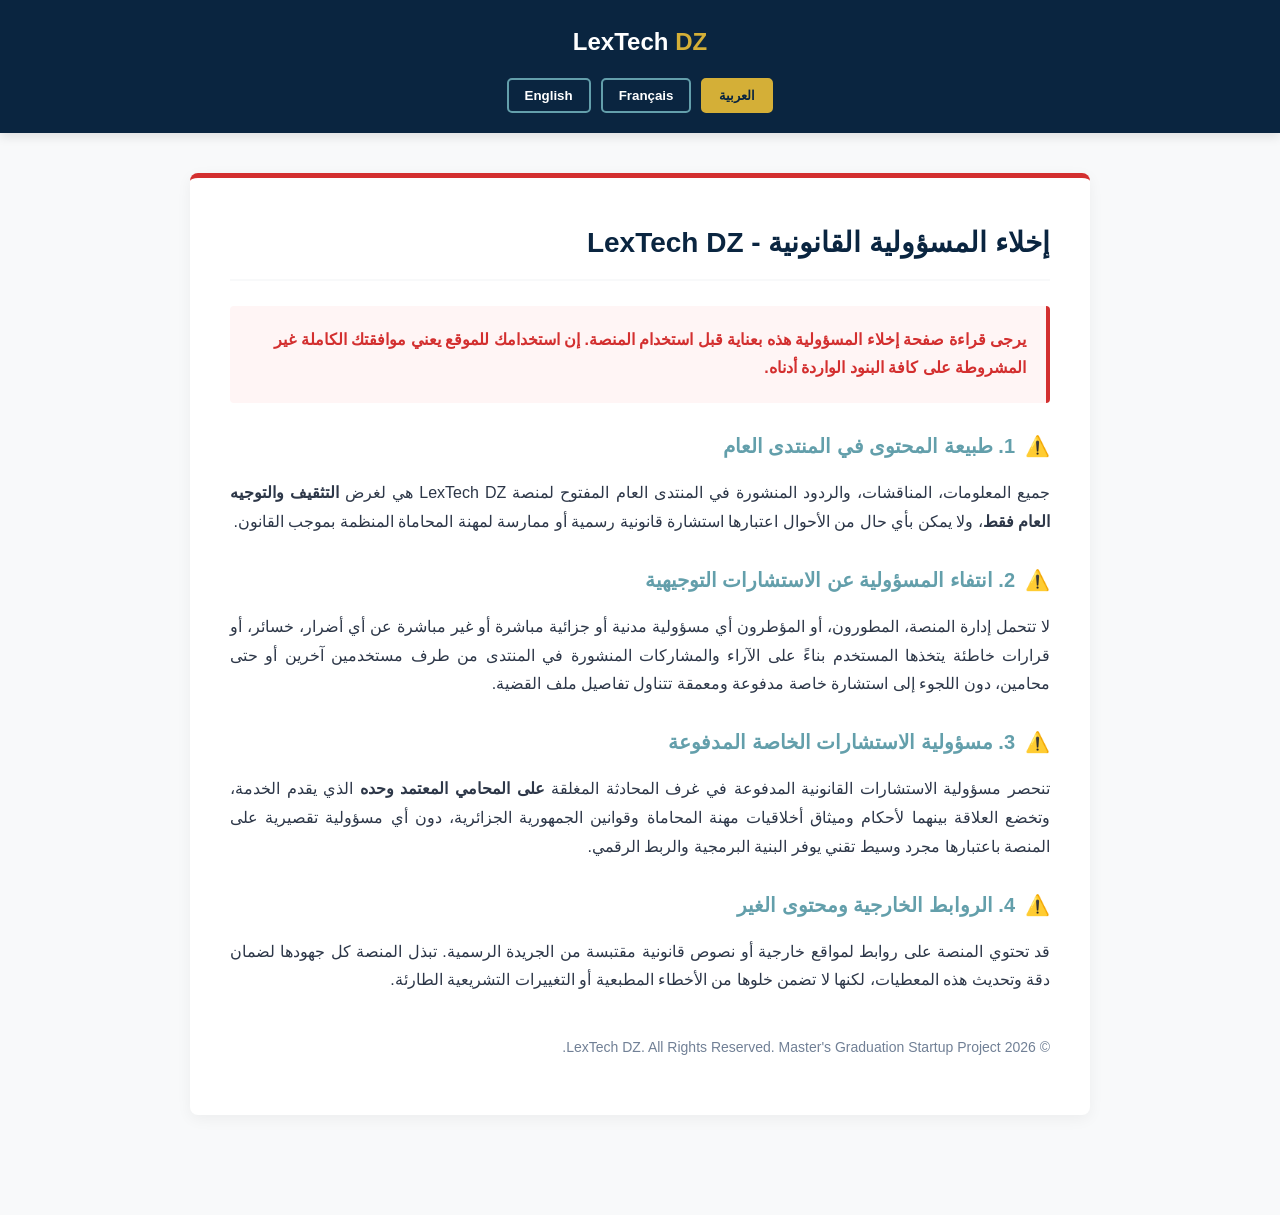
<file: disclaimer.html>
<!DOCTYPE html>
<html lang="ar" dir="rtl">
<head>
    <meta charset="UTF-8">
    <meta name="viewport" content="width=device-width, initial-scale=1.0">
    <title>LexTech DZ - Disclaimer | إخلاء المسؤولية القانونية</title>
    <style>
        /* إعدادات الألوان المتناسقة مع هوية الموقع */
        :root {
            --primary-blue: #0A2540;     /* الأزرق الداكن الرسمي */
            --accent-blue: #639FAB;      /* الأزرق التقني */
            --legal-gold: #D4AF37;       /* الذهبي القانوني */
            --bg-light: #F8F9FA;         /* الخلفية المريحة */
            --text-dark: #2D3748;        /* نصوص واضحة */
            --white: #FFFFFF;
            --warning-red: #D32F2F;      /* لون مخصص للتنبيهات الصارمة */
        }

        * {
            box-sizing: border-box;
            margin: 0;
            padding: 0;
            font-family: 'Segoe UI', Tahoma, Geneva, Verdana, sans-serif;
        }

        body {
            background-color: var(--bg-light);
            color: var(--text-dark);
            line-height: 1.8;
            padding-bottom: 60px;
        }

        /* شريط التنقل العلوي وتحديد اللغة */
        header {
            background-color: var(--primary-blue);
            color: var(--white);
            padding: 20px;
            text-align: center;
            position: sticky;
            top: 0;
            z-index: 1000;
            box-shadow: 0 4px 10px rgba(0,0,0,0.1);
        }

        .logo-area {
            font-size: 24px;
            font-weight: bold;
            margin-bottom: 15px;
        }

        .logo-area span {
            color: var(--legal-gold);
        }

        .lang-switcher {
            display: flex;
            justify-content: center;
            gap: 10px;
        }

        .lang-btn {
            background-color: transparent;
            border: 2px solid var(--accent-blue);
            color: var(--white);
            padding: 8px 16px;
            cursor: pointer;
            border-radius: 5px;
            font-weight: bold;
            transition: all 0.3s ease;
        }

        .lang-btn:hover, .lang-btn.active {
            background-color: var(--legal-gold);
            border-color: var(--legal-gold);
            color: var(--primary-blue);
        }

        /* حاوية المحتوى الرئيسي */
        .container {
            max-width: 900px;
            margin: 40px auto;
            background: var(--white);
            padding: 40px;
            border-radius: 8px;
            box-shadow: 0 4px 15px rgba(0,0,0,0.05);
            border-top: 5px solid var(--warning-red); /* تمييز الصفحة باللون الأحمر للتنبيه */
        }

        /* التحكم في إظهار وإخفاء اللغات */
        .lang-section {
            display: none;
        }

        .lang-section.active {
            display: block;
        }

        h1 {
            color: var(--primary-blue);
            margin-bottom: 25px;
            font-size: 28px;
            border-bottom: 2px solid var(--bg-light);
            padding-bottom: 10px;
        }

        h2 {
            color: var(--accent-blue);
            margin: 25px 0 15px 0;
            font-size: 20px;
            display: flex;
            align-items: center;
            gap: 10px;
        }

        /* لمسة رمزية قبل كل عنوان فرعي */
        h2::before {
            content: "⚠️";
            color: var(--warning-red);
        }

        p {
            margin-bottom: 15px;
            text-align: justify;
        }

        .disclaimer-box {
            background-color: #fff5f5;
            border-right: 4px solid var(--warning-red);
            padding: 20px;
            margin: 20px 0;
            border-radius: 4px;
            color: var(--warning-red);
            font-weight: bold;
        }

        /* تنسيقات خاصة باللغات الغربية لتغيير الاتجاه تلقائياً */
        .ltr-dir {
            direction: ltr;
            text-align: left;
        }
        
        .ltr-dir h2::before {
            content: "⚠️ ";
        }

        .ltr-dir .disclaimer-box {
            border-right: none;
            border-left: 4px solid var(--warning-red);
        }

        footer {
            text-align: center;
            margin-top: 40px;
            color: #718096;
            font-size: 14px;
        }
    </style>
</head>
<body>

    <header>
        <div class="logo-area">LexTech <span>DZ</span></div>
        <div class="lang-switcher">
            <button class="lang-btn active" onclick="switchLanguage('ar')">العربية</button>
            <button class="lang-btn" onclick="switchLanguage('fr')">Français</button>
            <button class="lang-btn" onclick="switchLanguage('en')">English</button>
        </div>
    </header>

    <div class="container">

        <!-- ================= النسخة العربية ================= -->
        <div id="lang-ar" class="lang-section active">
            <h1>إخلاء المسؤولية القانونية - LexTech DZ</h1>
            
            <div class="disclaimer-box">
                يرجى قراءة صفحة إخلاء المسؤولية هذه بعناية قبل استخدام المنصة. إن استخدامك للموقع يعني موافقتك الكاملة غير المشروطة على كافة البنود الواردة أدناه.
            </div>

            <h2>1. طبيعة المحتوى في المنتدى العام</h2>
            <p>جميع المعلومات، المناقشات، والردود المنشورة في المنتدى العام المفتوح لمنصة LexTech DZ هي لغرض <strong>التثقيف والتوجيه العام فقط</strong>، ولا يمكن بأي حال من الأحوال اعتبارها استشارة قانونية رسمية أو ممارسة لمهنة المحاماة المنظمة بموجب القانون.</p>

            <h2>2. انتفاء المسؤولية عن الاستشارات التوجيهية</h2>
            <p>لا تتحمل إدارة المنصة، المطورون، أو المؤطرون أي مسؤولية مدنية أو جزائية مباشرة أو غير مباشرة عن أي أضرار، خسائر، أو قرارات خاطئة يتخذها المستخدم بناءً على الآراء والمشاركات المنشورة في المنتدى من طرف مستخدمين آخرين أو حتى محامين، دون اللجوء إلى استشارة خاصة مدفوعة ومعمقة تتناول تفاصيل ملف القضية.</p>

            <h2>3. مسؤولية الاستشارات الخاصة المدفوعة</h2>
            <p>تنحصر مسؤولية الاستشارات القانونية المدفوعة في غرف المحادثة المغلقة <strong>على المحامي المعتمد وحده</strong> الذي يقدم الخدمة، وتخضع العلاقة بينهما لأحكام وميثاق أخلاقيات مهنة المحاماة وقوانين الجمهورية الجزائرية، دون أي مسؤولية تقصيرية على المنصة باعتبارها مجرد وسيط تقني يوفر البنية البرمجية والربط الرقمي.</p>

            <h2>4. الروابط الخارجية ومحتوى الغير</h2>
            <p>قد تحتوي المنصة على روابط لمواقع خارجية أو نصوص قانونية مقتبسة من الجريدة الرسمية. تبذل المنصة كل جهودها لضمان دقة وتحديث هذه المعطيات، لكنها لا تضمن خلوها من الأخطاء المطبعية أو التغييرات التشريعية الطارئة.</p>
        </div>

        <!-- ================= النسخة الفرنسية ================= -->
        <div id="lang-fr" class="lang-section ltr-dir">
            <h1>Avis de Non-Responsabilité - LexTech DZ</h1>
            
            <div class="disclaimer-box">
                Veuillez lire attentivement cet avis de non-responsabilité avant d'utiliser la plateforme. Votre utilisation du site implique votre acceptation totale de ces conditions.
            </div>

            <h2>1. Nature du Contenu du Forum Public</h2>
            <p>Toutes les informations, discussions et réponses publiées sur le forum public de LexTech DZ sont fournies <strong>exclusivement à titre informatif et indicatif</strong>. Elles ne constituent en aucun cas un conseil juridique officiel ou une prise en charge formelle d'un dossier.</p>

            <h2>2. Exclusion de Responsabilité pour le Forum</h2>
            <p>L'administration, les développeurs et les encadrants de la plateforme déclinent toute responsabilité civile ou pénale pour tout dommage ou décision prise par un utilisateur sur la base des opinions partagées dans le forum public sans avoir recours à une consultation privée approfondie.</p>

            <h2>3. Responsabilité des Consultations Privées</h2>
            <p>La responsabilité des avis juridiques émis lors des consultations payantes privées incombe <strong>uniquement à l'avocat agréé</strong> qui fournit la prestation. LexTech DZ agit en tant qu'intermédiaire technologique et ne peut être tenue responsable des avis de l'avocat.</p>

            <h2>4. Liens Externes et Textes Légaux</h2>
            <p>Bien que nous nous efforcions de vérifier l'exactitude des textes juridiques publiés, la plateforme ne garantit pas l'absence d'erreurs ou de modifications législatives récentes non mises à jour.</p>
        </div>

        <!-- ================= النسخة الإنجليزية ================= -->
        <div id="lang-en" class="lang-section ltr-dir">
            <h1>Legal Disclaimer - LexTech DZ</h1>
            
            <div class="disclaimer-box">
                Please read this legal disclaimer carefully before using the platform. By accessing this website, you unconditionally agree to all terms stated below.
            </div>

            <h2>1. Nature of Public Forum Content</h2>
            <p>All information, discussions, and answers published on the open public forum of LexTech DZ are meant <strong>for general educational and informational purposes only</strong>. They do not constitute official legal advice or an attorney-client relationship.</p>

            <h2>2. Exclusion of Liability for Public Advice</h2>
            <p>The platform administration, developers, and academic supervisors shall not be held liable, directly or indirectly, for any damages, losses, or legal complications resulting from decisions made by users based on forum discussions.</p>

            <h2>3. Premium Paid Consultation Liability</h2>
            <p>The liability of premium paid private consultations rests <strong>solely on the certified lawyer</strong> delivering the service. LexTech DZ operates strictly as a software service provider and intermediary, assuming no professional liability for the legal outcomes.</p>

            <h2>4. External References & Legislative Updates</h2>
            <p>LexTech DZ strives to keep external links and copied Algerian legal provisions accurate; however, we do not guarantee immediate updates following sudden regulatory or legislative changes.</p>
        </div>

        <footer>
            <p>&copy; 2026 LexTech DZ. All Rights Reserved. Master's Graduation Startup Project.</p>
        </footer>

    </div>

    <!-- المنطق البرمجي للتبديل الفوري بين اللغات وتغيير اتجاه الصفحة -->
    <script>
        function switchLanguage(lang) {
            // إخفاء جميع الأقسام
            const sections = document.querySelectorAll('.lang-section');
            sections.forEach(sec => sec.classList.remove('active'));

            // إزالة نشاط الأزرار
            const buttons = document.querySelectorAll('.lang-btn');
            buttons.forEach(btn => btn.classList.remove('active'));

            // تفعيل القسم والزر المختار
            document.getElementById('lang-' + lang).classList.add('active');
            event.target.classList.add('active');

            // تغيير اتجاه الصفحة حسب اللغة
            if (lang === 'ar') {
                document.documentElement.dir = 'rtl';
                document.documentElement.lang = 'ar';
            } else {
                document.documentElement.dir = 'ltr';
                document.documentElement.lang = lang;
            }
        }
    </script>
</body>
</html>
</file>
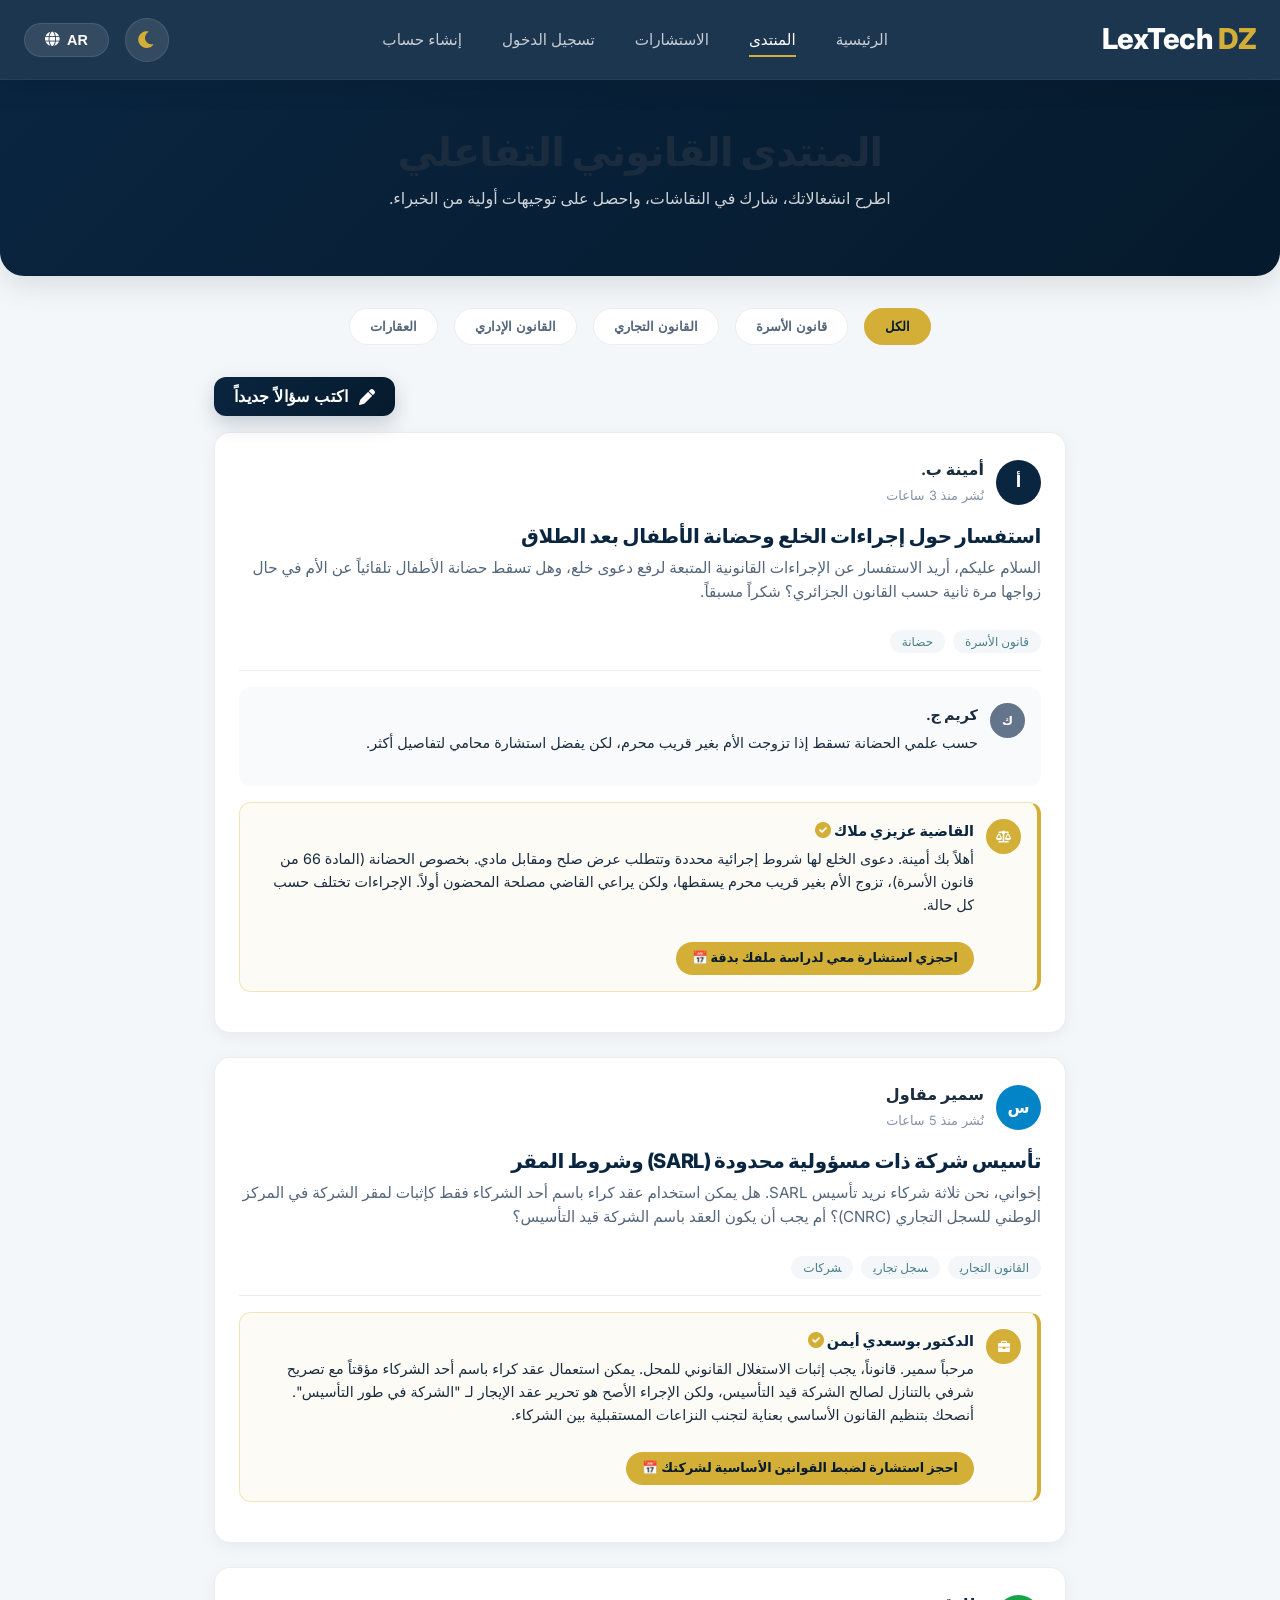
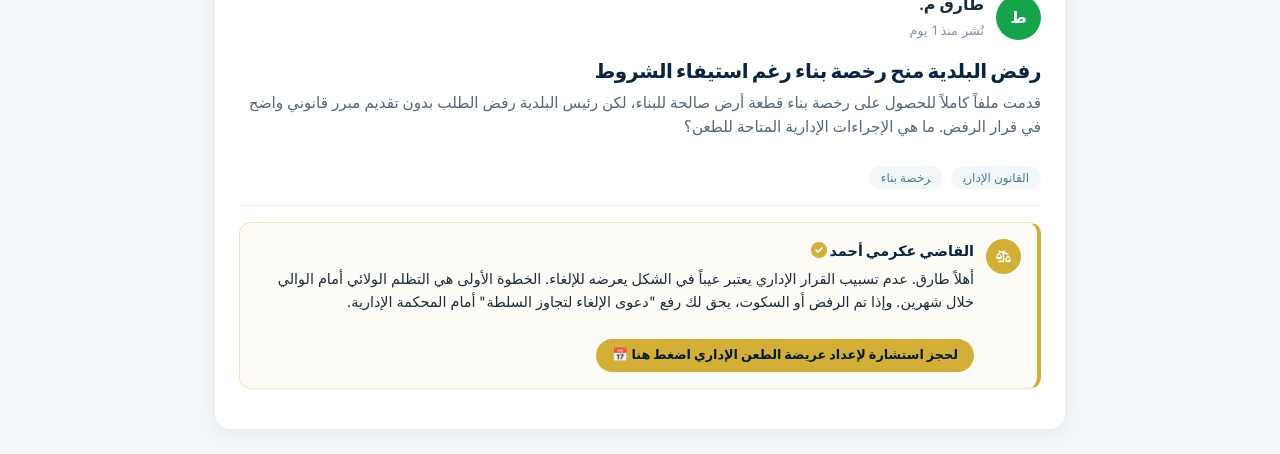
<file: forum.html>
<!DOCTYPE html>
<html lang="ar" dir="rtl">
<head>
  <meta charset="UTF-8">
  <meta name="viewport" content="width=device-width, initial-scale=1.0">
  <title>LexTech DZ - المنتدى القانوني</title>
  <link rel="stylesheet" href="https://cdnjs.cloudflare.com/ajax/libs/font-awesome/6.0.0-beta3/css/all.min.css">
  <link href="https://fonts.googleapis.com/css2?family=Inter:opsz,wght@300;400;500;600;700;800&display=swap" rel="stylesheet">
  <link rel="stylesheet" href="css/style.css">
  <link rel="stylesheet" href="css/responsive.css">
  
  <style>
    /* ========== تنسيقات المنتدى الخاصة ========== */
    body { background-color: var(--bg-light, #f4f7f9); }
    
    .forum-header {
      background: linear-gradient(135deg, var(--primary, #0A2540) 0%, var(--primary-dark, #051a2c) 100%);
      color: white;
      padding: 3rem 1rem;
      text-align: center;
      border-radius: 0 0 24px 24px;
      margin-bottom: 2rem;
      box-shadow: 0 10px 30px rgba(0,0,0,0.1);
    }
    
    .forum-categories {
      display: flex;
      gap: 1rem;
      justify-content: center;
      flex-wrap: wrap;
      margin-bottom: 2rem;
    }
    .forum-categories button {
      background: white;
      border: 1px solid var(--border-light);
      padding: 10px 20px;
      border-radius: 50px;
      cursor: pointer;
      font-weight: 600;
      color: var(--text-gray);
      transition: all 0.3s ease;
    }
    .forum-categories button.active, .forum-categories button:hover {
      background: var(--gold, #D4AF37);
      color: var(--primary-dark);
      border-color: var(--gold);
    }

    /* منشورات المنتدى */
    .post-card {
      background: white;
      border-radius: 16px;
      padding: 1.5rem;
      margin-bottom: 1.5rem;
      box-shadow: 0 4px 15px rgba(0,0,0,0.05);
      border: 1px solid var(--border-light);
    }
    
    .post-header {
      display: flex;
      align-items: center;
      gap: 12px;
      margin-bottom: 1rem;
    }
    
    .user-avatar {
      width: 45px;
      height: 45px;
      background: var(--primary);
      color: white;
      border-radius: 50%;
      display: flex;
      align-items: center;
      justify-content: center;
      font-weight: bold;
      cursor: pointer;
      transition: transform 0.2s ease;
    }
    .user-avatar:hover { transform: scale(1.1); }
    
    .user-info { cursor: pointer; }
    .user-name { font-weight: 700; color: var(--text-dark); display: block; }
    .user-name:hover { color: var(--gold); }
    .post-time { font-size: 0.8rem; color: var(--text-light); }
    
    .post-title { font-size: 1.25rem; color: var(--primary); margin-bottom: 0.5rem; }
    .post-body { color: var(--text-gray); font-size: 0.95rem; line-height: 1.6; margin-bottom: 1.5rem; }
    
    .post-tags span {
      background: var(--bg-light);
      padding: 4px 12px;
      border-radius: 50px;
      font-size: 0.75rem;
      color: var(--accent-dark);
      margin-left: 8px;
    }

    /* قسم التعليقات (الردود) */
    .comments-section {
      border-top: 1px solid var(--border-light);
      padding-top: 1rem;
      margin-top: 1rem;
    }
    
    .comment {
      display: flex;
      gap: 12px;
      margin-bottom: 1rem;
      background: #f8fafc;
      padding: 1rem;
      border-radius: 12px;
    }
    
    /* رد خبير معتمد */
    .comment.expert-reply {
      background: rgba(212, 175, 55, 0.05);
      border: 1px solid rgba(212, 175, 55, 0.3);
      border-right: 4px solid var(--gold);
    }
    
    .comment-content { flex: 1; }
    .comment-text { font-size: 0.9rem; color: var(--text-dark); margin-top: 5px; }
    
    .cta-consult-btn {
      display: inline-block;
      background: var(--gold);
      color: var(--primary-dark);
      padding: 6px 16px;
      border-radius: 50px;
      font-size: 0.8rem;
      font-weight: 700;
      margin-top: 10px;
      text-decoration: none;
      transition: all 0.3s ease;
    }
    .cta-consult-btn:hover { background: var(--primary); color: white; }

    /* ========== Profile Modal Styles ========== */
    .profile-modal {
      position: fixed !important;
      top: 0; left: 0; right: 0; bottom: 0;
      background: rgba(10, 37, 64, 0.85);
      backdrop-filter: blur(8px);
      z-index: 999999;
      display: none;
      align-items: center;
      justify-content: center;
      padding: 20px;
    }
    .profile-content {
      background: white;
      width: 100%;
      max-width: 400px;
      border-radius: 20px;
      overflow: hidden;
      box-shadow: 0 25px 50px rgba(0,0,0,0.3);
      animation: slideUp 0.3s ease;
      position: relative;
    }
    .profile-cover { height: 100px; background: linear-gradient(135deg, var(--primary), var(--accent)); }
    .profile-avatar {
      width: 80px; height: 80px;
      background: white; border: 4px solid white;
      border-radius: 50%; display: flex; align-items: center; justify-content: center;
      font-size: 2rem; color: var(--primary);
      margin: -40px auto 10px;
      box-shadow: 0 4px 10px rgba(0,0,0,0.1);
    }
    .profile-info { padding: 0 20px 20px; text-align: center; }
    .profile-info h3 { margin-bottom: 5px; color: var(--primary-dark); }
    .profile-role { display: inline-block; background: #e2e8f0; padding: 4px 12px; border-radius: 50px; font-size: 0.75rem; margin-bottom: 15px; }
    .profile-role.expert { background: var(--gold); color: var(--primary-dark); font-weight: bold; }
    .profile-stats { display: flex; justify-content: center; gap: 20px; border-top: 1px solid var(--border-light); padding-top: 15px; margin-top: 15px; }
    .stat-box { text-align: center; }
    .stat-val { font-weight: bold; color: var(--primary); display: block; font-size: 1.1rem; }
    .stat-lbl { font-size: 0.75rem; color: var(--text-gray); }
    .close-profile {
      position: absolute; top: 10px; left: 15px; color: white;
      font-size: 1.5rem; cursor: pointer; text-shadow: 0 2px 4px rgba(0,0,0,0.5);
    }
    @keyframes slideUp { from { transform: translateY(30px); opacity: 0; } to { transform: translateY(0); opacity: 1; } }
  </style>
</head>
<body>

  <header class="site-header">
    <div class="container header-flex">
      <div class="logo"><a href="index.html" style="direction: ltr;">LexTech <span>DZ</span></a></div>
      <nav class="main-nav" id="mainNav">
        <ul>
          <li><a href="index.html">الرئيسية</a></li>
          <li><a href="forum.html" class="active">المنتدى</a></li>
          <li><a href="consultations.html">الاستشارات</a></li>
          <li><a href="login.html">تسجيل الدخول</a></li>
          <li><a href="register.html">إنشاء حساب</a></li>
        </ul>
      </nav>
      <div class="header-actions" style="direction: ltr;">
        <button class="lang-toggle-btn"><i class="fas fa-globe"></i> AR</button>
        <button id="darkModeToggle" class="dark-toggle"><i class="fas fa-moon"></i></button>
      </div>
    </div>
  </header>

  <main>
    <div class="forum-header">
      <div class="container">
        <h1 style="font-size: 2.5rem; margin-bottom: 10px;">المنتدى القانوني التفاعلي</h1>
        <p style="color: rgba(255,255,255,0.8);">اطرح انشغالاتك، شارك في النقاشات، واحصل على توجيهات أولية من الخبراء.</p>
      </div>
    </div>

    <div class="container" style="max-width: 900px;">
      
      <div class="forum-categories">
        <button class="active">الكل</button>
        <button>قانون الأسرة</button>
        <button>القانون التجاري</button>
        <button>القانون الإداري</button>
        <button>العقارات</button>
      </div>

      <div style="text-align: left; margin-bottom: 1rem;">
        <button class="btn-primary" style="border-radius: 12px; padding: 10px 20px;"><i class="fas fa-pen"></i> اكتب سؤالاً جديداً</button>
      </div>

      <div class="post-card">
        <div class="post-header user-trigger" data-name="أمينة ب." data-role="مواطن" data-posts="4" data-date="أكتوبر 2024" data-bio="أبحث عن استشارات في قانون الأسرة وحقوق الطفل.">
          <div class="user-avatar">أ</div>
          <div class="user-info">
            <span class="user-name">أمينة ب.</span>
            <span class="post-time">نُشر منذ 3 ساعات</span>
          </div>
        </div>
        
        <h2 class="post-title">استفسار حول إجراءات الخلع وحضانة الأطفال بعد الطلاق</h2>
        <p class="post-body">السلام عليكم، أريد الاستفسار عن الإجراءات القانونية المتبعة لرفع دعوى خلع، وهل تسقط حضانة الأطفال تلقائياً عن الأم في حال زواجها مرة ثانية حسب القانون الجزائري؟ شكراً مسبقاً.</p>
        <div class="post-tags"><span>قانون الأسرة</span><span>حضانة</span></div>
        
        <div class="comments-section">
          <div class="comment user-trigger" data-name="كريم ج." data-role="مواطن" data-posts="12" data-date="جانفي 2025" data-bio="مهتم بالثقافة القانونية العامة.">
            <div class="user-avatar" style="background:#64748b; width: 35px; height: 35px; font-size:12px;">ك</div>
            <div class="comment-content">
              <span class="user-name" style="font-size:0.9rem;">كريم ج.</span>
              <p class="comment-text">حسب علمي الحضانة تسقط إذا تزوجت الأم بغير قريب محرم، لكن يفضل استشارة محامي لتفاصيل أكثر.</p>
            </div>
          </div>
          
          <div class="comment expert-reply user-trigger" data-name="القاضية عزيزي ملاك" data-role="خبير قانوني معتمد" data-posts="89" data-date="سبتمبر 2024" data-bio="قاضية سابقة ومستشارة في قضايا الأسرة والمجتمع.">
            <div class="user-avatar" style="background:var(--gold); width: 35px; height: 35px; font-size:12px;"><i class="fas fa-balance-scale"></i></div>
            <div class="comment-content">
              <span class="user-name" style="font-size:0.9rem; color:var(--primary);">القاضية عزيزي ملاك <i class="fas fa-check-circle gold-badge" title="موثق"></i></span>
              <p class="comment-text">أهلاً بك أمينة. دعوى الخلع لها شروط إجرائية محددة وتتطلب عرض صلح ومقابل مادي. بخصوص الحضانة (المادة 66 من قانون الأسرة)، تزوج الأم بغير قريب محرم يسقطها، ولكن يراعي القاضي مصلحة المحضون أولاً. الإجراءات تختلف حسب كل حالة.</p>
              <a href="consultations.html" class="cta-consult-btn">احجزي استشارة معي لدراسة ملفك بدقة 📅</a>
            </div>
          </div>
        </div>
      </div>

      <div class="post-card">
        <div class="post-header user-trigger" data-name="سمير مقاول" data-role="رائد أعمال" data-posts="21" data-date="مارس 2024" data-bio="صاحب شركة ناشئة مهتم بالقانون التجاري والضرائب.">
          <div class="user-avatar" style="background:#0284c7;">س</div>
          <div class="user-info">
            <span class="user-name">سمير مقاول</span>
            <span class="post-time">نُشر منذ 5 ساعات</span>
          </div>
        </div>
        
        <h2 class="post-title">تأسيس شركة ذات مسؤولية محدودة (SARL) وشروط المقر</h2>
        <p class="post-body">إخواني، نحن ثلاثة شركاء نريد تأسيس SARL. هل يمكن استخدام عقد كراء باسم أحد الشركاء فقط كإثبات لمقر الشركة في المركز الوطني للسجل التجاري (CNRC)؟ أم يجب أن يكون العقد باسم الشركة قيد التأسيس؟</p>
        <div class="post-tags"><span>القانون التجاري</span><span>سجل تجاري</span><span>شركات</span></div>
        
        <div class="comments-section">
          <div class="comment expert-reply user-trigger" data-name="الدكتور بوسعدي أيمن" data-role="خبير قانوني معتمد" data-posts="142" data-date="أوت 2024" data-bio="دكتور دولة ومستشار قانوني للشركات والمؤسسات.">
            <div class="user-avatar" style="background:var(--gold); width: 35px; height: 35px; font-size:12px;"><i class="fas fa-briefcase"></i></div>
            <div class="comment-content">
              <span class="user-name" style="font-size:0.9rem; color:var(--primary);">الدكتور بوسعدي أيمن <i class="fas fa-check-circle gold-badge"></i></span>
              <p class="comment-text">مرحباً سمير. قانوناً، يجب إثبات الاستغلال القانوني للمحل. يمكن استعمال عقد كراء باسم أحد الشركاء مؤقتاً مع تصريح شرفي بالتنازل لصالح الشركة قيد التأسيس، ولكن الإجراء الأصح هو تحرير عقد الإيجار لـ "الشركة في طور التأسيس". أنصحك بتنظيم القانون الأساسي بعناية لتجنب النزاعات المستقبلية بين الشركاء.</p>
              <a href="consultations.html" class="cta-consult-btn">احجز استشارة لضبط القوانين الأساسية لشركتك 📅</a>
            </div>
          </div>
        </div>
      </div>

      <div class="post-card">
        <div class="post-header user-trigger" data-name="طارق م." data-role="مواطن" data-posts="2" data-date="فيفري 2025" data-bio="مستخدم جديد في المنصة.">
          <div class="user-avatar" style="background:#16a34a;">ط</div>
          <div class="user-info">
            <span class="user-name">طارق م.</span>
            <span class="post-time">نُشر منذ 1 يوم</span>
          </div>
        </div>
        
        <h2 class="post-title">رفض البلدية منح رخصة بناء رغم استيفاء الشروط</h2>
        <p class="post-body">قدمت ملفاً كاملاً للحصول على رخصة بناء قطعة أرض صالحة للبناء، لكن رئيس البلدية رفض الطلب بدون تقديم مبرر قانوني واضح في قرار الرفض. ما هي الإجراءات الإدارية المتاحة للطعن؟</p>
        <div class="post-tags"><span>القانون الإداري</span><span>رخصة بناء</span></div>
        
        <div class="comments-section">
          <div class="comment expert-reply user-trigger" data-name="القاضي عكرمي أحمد" data-role="خبير قانوني معتمد" data-posts="310" data-date="جويلية 2024" data-bio="مستشار قضائي متخصص في النزاعات الإدارية والمدنية.">
            <div class="user-avatar" style="background:var(--gold); width: 35px; height: 35px; font-size:12px;"><i class="fas fa-balance-scale-right"></i></div>
            <div class="comment-content">
              <span class="user-name" style="font-size:0.9rem; color:var(--primary);">القاضي عكرمي أحمد <i class="fas fa-check-circle gold-badge"></i></span>
              <p class="comment-text">أهلاً طارق. عدم تسبيب القرار الإداري يعتبر عيباً في الشكل يعرضه للإلغاء. الخطوة الأولى هي التظلم الولائي أمام الوالي خلال شهرين. وإذا تم الرفض أو السكوت، يحق لك رفع "دعوى الإلغاء لتجاوز السلطة" أمام المحكمة الإدارية.</p>
              <a href="consultations.html" class="cta-consult-btn">لحجز استشارة لإعداد عريضة الطعن الإداري اضغط هنا 📅</a>
            </div>
          </div>
        </div>
      </div>

    </div>
  </main>

  <div id="profileModal" class="profile-modal">
    <div class="profile-content">
      <span class="close-profile" id="closeProfileBtn">&times;</span>
      <div class="profile-cover"></div>
      <div class="profile-avatar" id="modalAvatar">أ</div>
      <div class="profile-info">
        <h3 id="modalName">اسم المستخدم</h3>
        <span class="profile-role" id="modalRole">الدور</span>
        <p style="font-size:0.85rem; color:var(--text-gray);" id="modalBio">النبذة التعريفية للمستخدم تظهر هنا...</p>
        
        <div class="profile-stats">
          <div class="stat-box">
            <span class="stat-val" id="modalPosts">0</span>
            <span class="stat-lbl">مشاركة</span>
          </div>
          <div class="stat-box">
            <span class="stat-val" id="modalDate">---</span>
            <span class="stat-lbl">تاريخ الانضمام</span>
          </div>
        </div>
      </div>
    </div>
  </div>

  <script>
    // ========== سكربت النافذة المنبثقة للبروفايلات ==========
    const profileModal = document.getElementById('profileModal');
    const closeProfileBtn = document.getElementById('closeProfileBtn');
    
    // جلب كل العناصر التي تفتح البروفايل عند الضغط عليها
    const userTriggers = document.querySelectorAll('.user-trigger');
    
    userTriggers.forEach(trigger => {
      trigger.addEventListener('click', (e) => {
        // نمنع فتح البروفايل إذا كان المستخدم قد ضغط على زر حجز الاستشارة
        if(e.target.classList.contains('cta-consult-btn')) return;

        // قراءة البيانات المخبأة في الأكواد
        const name = trigger.getAttribute('data-name');
        const role = trigger.getAttribute('data-role');
        const posts = trigger.getAttribute('data-posts');
        const date = trigger.getAttribute('data-date');
        const bio = trigger.getAttribute('data-bio');
        const isExpert = role.includes('خبير');
        
        // تعبئة النافذة المنبثقة بالبيانات
        document.getElementById('modalName').innerText = name + (isExpert ? ' ✔' : '');
        document.getElementById('modalAvatar').innerText = isExpert ? '⚖' : name.charAt(0);
        
        const roleSpan = document.getElementById('modalRole');
        roleSpan.innerText = role;
        if(isExpert) {
          roleSpan.className = 'profile-role expert';
          document.getElementById('modalAvatar').style.color = '#D4AF37';
        } else {
          roleSpan.className = 'profile-role';
          document.getElementById('modalAvatar').style.color = '#0A2540';
        }
        
        document.getElementById('modalPosts').innerText = posts;
        document.getElementById('modalDate').innerText = date;
        document.getElementById('modalBio').innerText = bio;
        
        // إظهار النافذة
        profileModal.style.display = 'flex';
      });
    });
    
    // إغلاق النافذة
    closeProfileBtn.onclick = () => profileModal.style.display = 'none';
    window.onclick = (e) => {
      if (e.target === profileModal) profileModal.style.display = 'none';
    };
  </script>
</body>
</html>
</file>
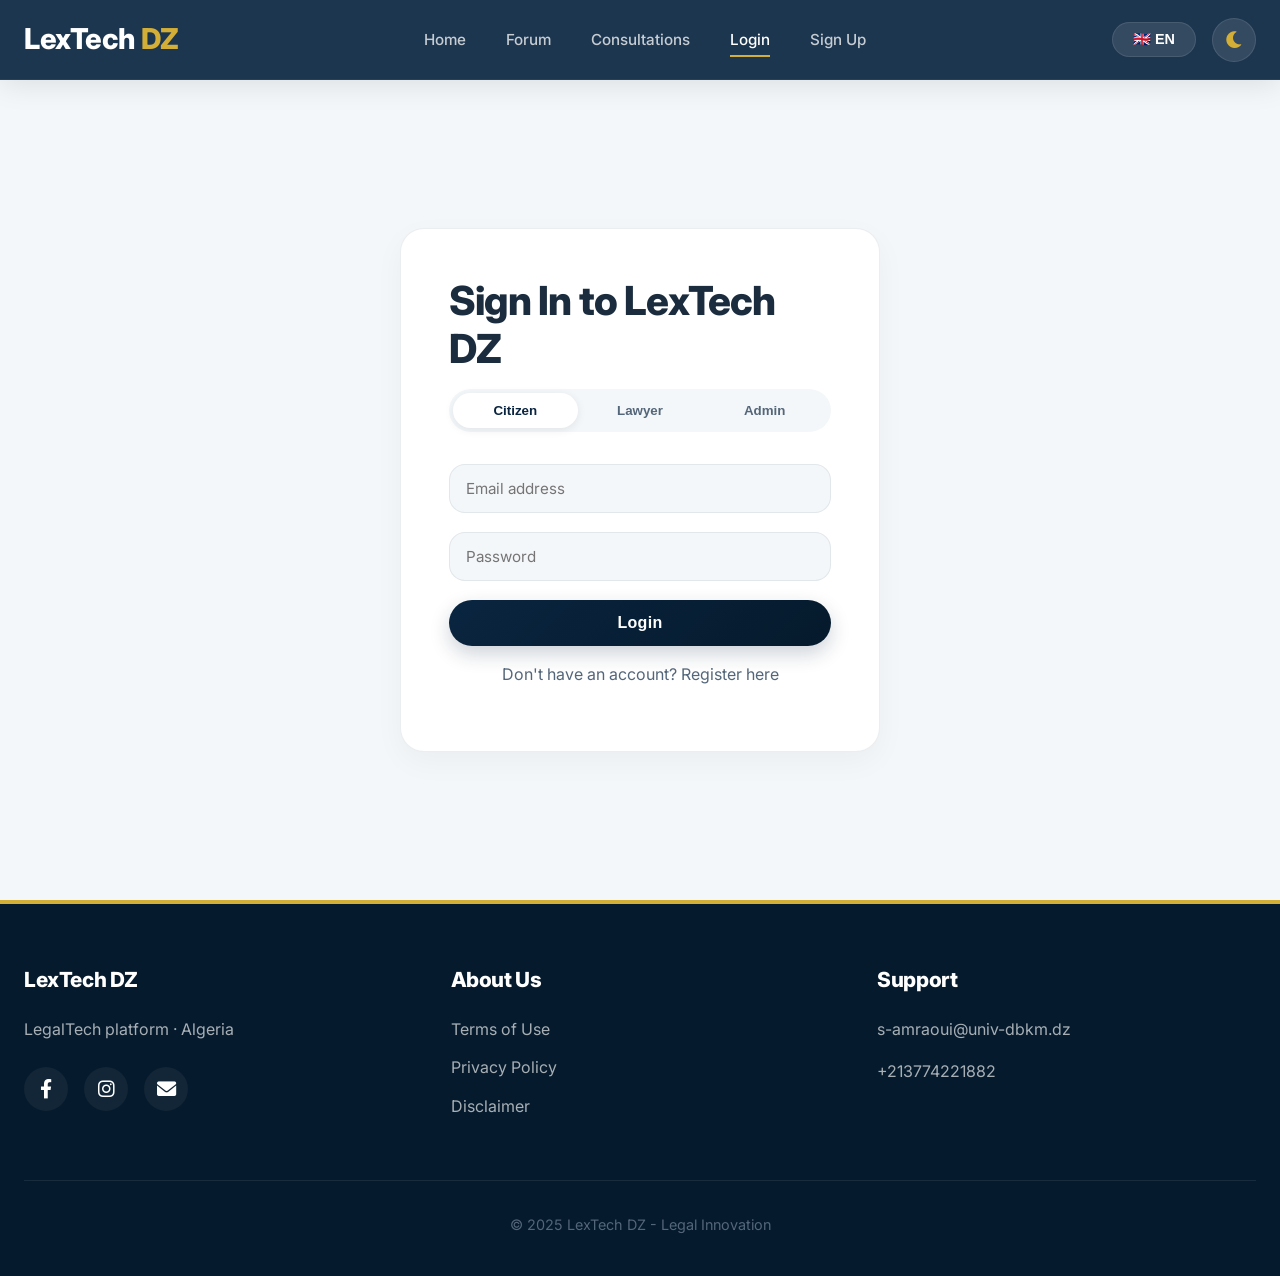
<file: login.html>
<!DOCTYPE html>
<html lang="en">
<head>
  <meta charset="UTF-8">
  <meta name="viewport" content="width=device-width, initial-scale=1.0">
  <title>LexTech DZ - Login</title>
  <link rel="stylesheet" href="https://cdnjs.cloudflare.com/ajax/libs/font-awesome/6.0.0-beta3/css/all.min.css">
  <link href="https://fonts.googleapis.com/css2?family=Inter:opsz,wght@300;400;500;600;700;800&display=swap" rel="stylesheet">
  <link rel="stylesheet" href="css/style.css">
  <link rel="stylesheet" href="css/responsive.css">
</head>
<body>
  <header class="site-header">
    <div class="container header-flex">
      <div class="logo"><a href="index.html">LexTech <span>DZ</span></a></div>
      <nav class="main-nav" id="mainNav">
        <ul>
          <li><a href="index.html" data-i18n="nav_home">Home</a></li>
          <li><a href="forum.html" data-i18n="nav_forum">Forum</a></li>
          <li><a href="consultations.html" data-i18n="nav_consultations">Consultations</a></li>
          <li><a href="login.html" class="active" data-i18n="nav_login">Login</a></li>
          <li><a href="register.html" data-i18n="nav_register">Sign Up</a></li>
        </ul>
      </nav>
      <div class="header-actions">
        <button id="langToggleBtn" class="lang-toggle-btn"><span id="currentLangLabel">🇬🇧 EN</span></button>
        <button id="darkModeToggle" class="dark-toggle"><i class="fas fa-moon"></i></button>
        <div class="mobile-menu-icon" id="mobileMenuIcon"><i class="fas fa-bars"></i></div>
      </div>
    </div>
  </header>

  <main class="auth-container">
    <div class="auth-card">
      <h2 data-i18n="login_title">Sign In to LexTech DZ</h2>
      <div class="role-tabs">
        <button class="role-tab active" data-role="citizen" data-i18n="login_citizen">Citizen</button>
        <button class="role-tab" data-role="lawyer" data-i18n="login_lawyer">Lawyer</button>
        <button class="role-tab" data-role="admin" data-i18n="login_admin">Admin</button>
      </div>
      <form id="loginForm">
        <input type="email" id="email" placeholder="Email address" data-i18n="login_email" required>
        <input type="password" id="password" placeholder="Password" data-i18n="login_password" required>
        <button type="submit" class="btn-primary btn-block" data-i18n="login_btn">Login</button>
      </form>
      <p style="text-align: center; margin-top: 1rem;"><a href="register.html" data-i18n="login_register_link">Don't have an account? Register here</a></p>
      <div id="loginMessage" class="error-message"></div>
    </div>
  </main>

  <footer class="footer">
    <div class="container">
      <div class="footer-grid">
        <div class="footer-col"><h3>LexTech DZ</h3><p data-i18n="footer_tagline">LegalTech platform · Algeria</p><div class="social-links"><a href="https://www.facebook.com/20031219k"><i class="fab fa-facebook-f"></i></a><a href="https://www.instagram.com/amraoui_sidahmed"><i class="fab fa-instagram"></i></a><a href="s-amraoui@univ-dbkm.dz"><i class="fas fa-envelope"></i></a></div></div>
        <div class="footer-col"><h4 data-i18n="footer_about">About Us</h4><ul><li><a href="terms.html" data-i18n="footer_terms">Terms of Use</a></li><li><a href="privacy.html" data-i18n="footer_privacy">Privacy Policy</a></li><li><a href="disclaimer.html" data-i18n="footer_disclaimer">Disclaimer</a></li></ul></div>
        <div class="footer-col"><h4 data-i18n="footer_support">Support</h4><p>s-amraoui@univ-dbkm.dz</p><p>+213774221882</p></div>
      </div>
      <div class="footer-bottom"><p>&copy; 2025 LexTech DZ - <span data-i18n="footer_copyright">Legal Innovation</span></p></div>
    </div>
  </footer>

  <script src="js/main.js"></script>
  <script src="js/auth.js"></script>
</body>
</html>
</file>
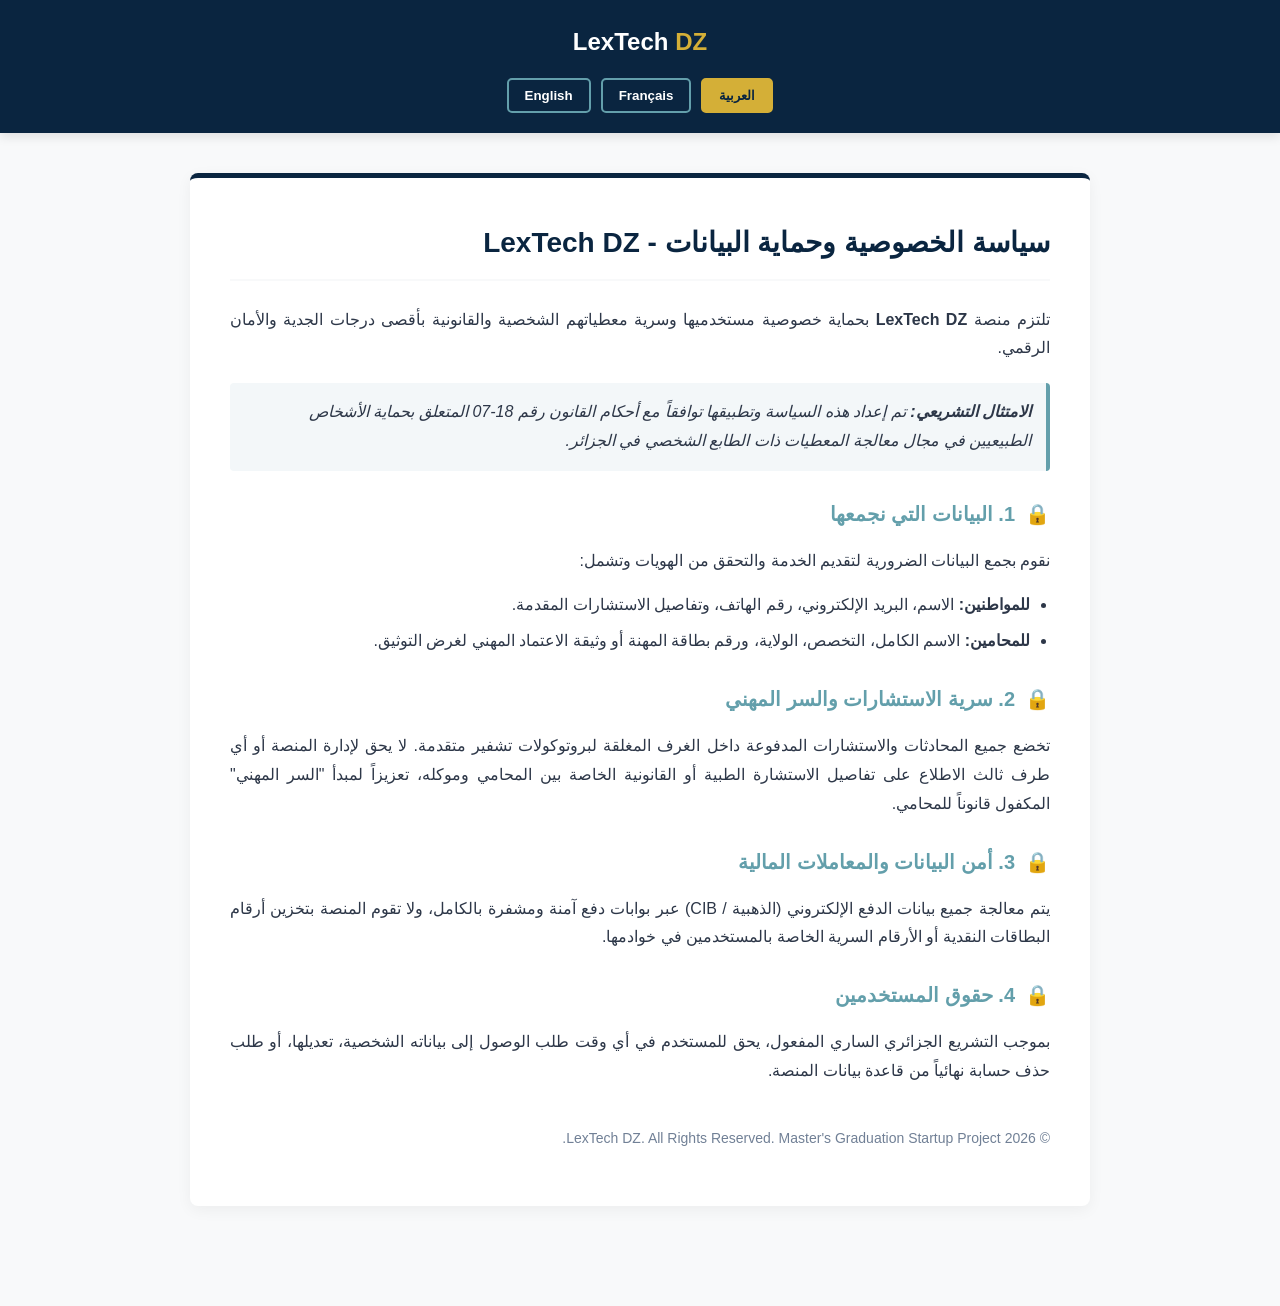
<file: privacy.html>
<!DOCTYPE html>
<html lang="ar" dir="rtl">
<head>
    <meta charset="UTF-8">
    <meta name="viewport" content="width=device-width, initial-scale=1.0">
    <title>LexTech DZ - Privacy Policy | سياسة الخصوصية</title>
    <style>
        /* إعدادات الألوان المتناسقة مع هوية الموقع */
        :root {
            --primary-blue: #0A2540;     /* الأزرق الداكن الرسمي */
            --accent-blue: #639FAB;      /* الأزرق التقني */
            --legal-gold: #D4AF37;       /* الذهبي القانوني */
            --bg-light: #F8F9FA;         /* الخلفية المريحة */
            --text-dark: #2D3748;        /* نصوص واضحة */
            --white: #FFFFFF;
        }

        * {
            box-sizing: border-box;
            margin: 0;
            padding: 0;
            font-family: 'Segoe UI', Tahoma, Geneva, Verdana, sans-serif;
        }

        body {
            background-color: var(--bg-light);
            color: var(--text-dark);
            line-height: 1.8;
            padding-bottom: 60px;
        }

        /* شريط التنقل العلوي وتحديد اللغة */
        header {
            background-color: var(--primary-blue);
            color: var(--white);
            padding: 20px;
            text-align: center;
            position: sticky;
            top: 0;
            z-index: 1000;
            box-shadow: 0 4px 10px rgba(0,0,0,0.1);
        }

        .logo-area {
            font-size: 24px;
            font-weight: bold;
            margin-bottom: 15px;
        }

        .logo-area span {
            color: var(--legal-gold);
        }

        .lang-switcher {
            display: flex;
            justify-content: center;
            gap: 10px;
        }

        .lang-btn {
            background-color: transparent;
            border: 2px solid var(--accent-blue);
            color: var(--white);
            padding: 8px 16px;
            cursor: pointer;
            border-radius: 5px;
            font-weight: bold;
            transition: all 0.3s ease;
        }

        .lang-btn:hover, .lang-btn.active {
            background-color: var(--legal-gold);
            border-color: var(--legal-gold);
            color: var(--primary-blue);
        }

        /* حاوية المحتوى الرئيسي */
        .container {
            max-width: 900px;
            margin: 40px auto;
            background: var(--white);
            padding: 40px;
            border-radius: 8px;
            box-shadow: 0 4px 15px rgba(0,0,0,0.05);
            border-top: 5px solid var(--primary-blue);
        }

        /* التحكم في إظهار وإخفاء اللغات */
        .lang-section {
            display: none;
        }

        .lang-section.active {
            display: block;
        }

        h1 {
            color: var(--primary-blue);
            margin-bottom: 25px;
            font-size: 28px;
            border-bottom: 2px solid var(--bg-light);
            padding-bottom: 10px;
        }

        h2 {
            color: var(--accent-blue);
            margin: 25px 0 15px 0;
            font-size: 20px;
            display: flex;
            align-items: center;
            gap: 10px;
        }

        /* لمسة رمزية قبل كل عنوان فرعي */
        h2::before {
            content: "🔒";
            color: var(--legal-gold);
        }

        p {
            margin-bottom: 15px;
            text-align: justify;
        }

        ul {
            margin-left: 20px;
            margin-right: 20px;
            margin-bottom: 20px;
        }

        li {
            margin-bottom: 8px;
        }

        .law-box {
            background-color: #f3f7f9;
            border-right: 4px solid var(--accent-blue);
            padding: 15px;
            margin: 20px 0;
            border-radius: 4px;
            font-style: italic;
        }

        /* تنسيقات خاصة باللغات الغربية لتغيير الاتجاه تلقائياً */
        .ltr-dir {
            direction: ltr;
            text-align: left;
        }
        
        .ltr-dir h2::before {
            content: "🔒 ";
        }

        .ltr-dir .law-box {
            border-right: none;
            border-left: 4px solid var(--accent-blue);
        }

        footer {
            text-align: center;
            margin-top: 40px;
            color: #718096;
            font-size: 14px;
        }
    </style>
</head>
<body>

    <header>
        <div class="logo-area">LexTech <span>DZ</span></div>
        <div class="lang-switcher">
            <button class="lang-btn active" onclick="switchLanguage('ar')">العربية</button>
            <button class="lang-btn" onclick="switchLanguage('fr')">Français</button>
            <button class="lang-btn" onclick="switchLanguage('en')">English</button>
        </div>
    </header>

    <div class="container">

        <!-- ================= النسخة العربية ================= -->
        <div id="lang-ar" class="lang-section active">
            <h1>سياسة الخصوصية وحماية البيانات - LexTech DZ</h1>
            <p>تلتزم منصة <strong>LexTech DZ</strong> بحماية خصوصية مستخدميها وسرية معطياتهم الشخصية والقانونية بأقصى درجات الجدية والأمان الرقمي.</p>
            
            <div class="law-box">
                <strong>الامتثال التشريعي:</strong> تم إعداد هذه السياسة وتطبيقها توافقاً مع أحكام القانون رقم 18-07 المتعلق بحماية الأشخاص الطبيعيين في مجال معالجة المعطيات ذات الطابع الشخصي في الجزائر.
            </div>

            <h2>1. البيانات التي نجمعها</h2>
            <p>نقوم بجمع البيانات الضرورية لتقديم الخدمة والتحقق من الهويات وتشمل:</p>
            <ul>
                <li><strong>للمواطنين:</strong> الاسم، البريد الإلكتروني، رقم الهاتف، وتفاصيل الاستشارات المقدمة.</li>
                <li><strong>للمحامين:</strong> الاسم الكامل، التخصص، الولاية، ورقم بطاقة المهنة أو وثيقة الاعتماد المهني لغرض التوثيق.</li>
            </ul>

            <h2>2. سرية الاستشارات والسر المهني</h2>
            <p>تخضع جميع المحادثات والاستشارات المدفوعة داخل الغرف المغلقة لبروتوكولات تشفير متقدمة. لا يحق لإدارة المنصة أو أي طرف ثالث الاطلاع على تفاصيل الاستشارة الطبية أو القانونية الخاصة بين المحامي وموكله، تعزيزاً لمبدأ "السر المهني" المكفول قانوناً للمحامي.</p>

            <h2>3. أمن البيانات والمعاملات المالية</h2>
            <p>يتم معالجة جميع بيانات الدفع الإلكتروني (الذهبية / CIB) عبر بوابات دفع آمنة ومشفرة بالكامل، ولا تقوم المنصة بتخزين أرقام البطاقات النقدية أو الأرقام السرية الخاصة بالمستخدمين في خوادمها.</p>

            <h2>4. حقوق المستخدمين</h2>
            <p>بموجب التشريع الجزائري الساري المفعول، يحق للمستخدم في أي وقت طلب الوصول إلى بياناته الشخصية، تعديلها، أو طلب حذف حسابة نهائياً من قاعدة بيانات المنصة.</p>
        </div>

        <!-- ================= النسخة الفرنسية ================= -->
        <div id="lang-fr" class="lang-section ltr-dir">
            <h1>Politique de Confidentialité - LexTech DZ</h1>
            <p>La plateforme <strong>LexTech DZ</strong> s'engage à protéger la vie privée de ses utilisateurs et la confidentialité de leurs données personnelles et juridiques avec les normes de sécurité les plus strictes.</p>
            
            <div class="law-box">
                <strong>Conformité Légale :</strong> Cette politique est rédigée et appliquée conformément aux dispositions de la loi n° 18-07 relative à la protection des personnes physiques à l'égard du traitement des données à caractère personnel en Algérie.
            </div>

            <h2>1. Données Collectées</h2>
            <p>Nous collectons les informations nécessaires au bon fonctionnement du service et à la vérification des profils :</p>
            <ul>
                <li><strong>Pour les Citoyens :</strong> Nom, adresse e-mail, numéro de téléphone et détails de la requête juridique.</li>
                <li><strong>Pour les Avocats :</strong> Nom complet, spécialité, wilaya de résidence et copie de la carte professionnelle pour validation.</li>
            </ul>

            <h2>2. Secret Professionnel et Chiffrement</h2>
            <p>Toutes les consultations privées payantes au sein de la plateforme sont strictement confidentielles et protégées par un cryptage de bout en bout. Elles restent soumises au secret professionnel liant l'avocat à son client.</p>

            <h2>3. Sécurité des Paiements</h2>
            <p>Les transactions financières via les cartes Edahabia ou CIB sont traitées par une passerelle bancaire sécurisée. LexTech DZ ne stocke jamais les coordonnées bancaires ou les codes secrets sur ses serveurs.</p>

            <h2>4. Droits des Utilisateurs</h2>
            <p>Conformément à la loi algérienne, vous disposez d'un droit d'accès, de rectification et de suppression définitive de vos données personnelles sur simple demande.</p>
        </div>

        <!-- ================= النسخة الإنجليزية ================= -->
        <div id="lang-en" class="lang-section ltr-dir">
            <h1>Privacy Policy - LexTech DZ</h1>
            <p>The <strong>LexTech DZ</strong> platform takes your privacy and the confidentiality of your legal data with the utmost seriousness through robust digital security protocols.</p>
            
            <div class="law-box">
                <strong>Legal Compliance:</strong> This policy is strictly aligned with the provisions of Algerian Law No. 18-07 concerning the protection of individuals regarding the processing of personal data.
            </div>

            <h2>1. Information We Collect</h2>
            <p>We process data essential for service fulfillment and professional authentication:</p>
            <ul>
                <li><strong>For Citizens:</strong> Name, email, phone number, and history of queries.</li>
                <li><strong>For Lawyers:</strong> Full name, law specialization, location, and professional bar card for identity verification.</li>
            </ul>

            <h2>2. Data Confidentiality & Attorney-Client Privilege</h2>
            <p>Private consultations are fully encrypted. LexTech DZ administration and third parties have no access to private consultation chat logs, honoring the legal framework of attorney-client privilege.</p>

            <h2>3. Transactional Security</h2>
            <p>All electronic payments (Edahabia / CIB) are processed via secured payment gateways. LexTech DZ does not store any credit card numbers or credentials on its servers.</p>

            <h2>4. Your Rights</h2>
            <p>Under Algerian personal data protection laws, users maintain the right to access, update, or request the permanent deletion of their accounts and personal data at any time.</p>
        </div>

        <footer>
            <p>&copy; 2026 LexTech DZ. All Rights Reserved. Master's Graduation Startup Project.</p>
        </footer>

    </div>

    <!-- المنطق البرمجي للتبديل الفوري بين اللغات وتغيير اتجاه الصفحة -->
    <script>
        function switchLanguage(lang) {
            // إخفاء جميع الأقسام
            const sections = document.querySelectorAll('.lang-section');
            sections.forEach(sec => sec.classList.remove('active'));

            // إزالة نشاط الأزرار
            const buttons = document.querySelectorAll('.lang-btn');
            buttons.forEach(btn => btn.classList.remove('active'));

            // تفعيل القسم والزر المختار
            document.getElementById('lang-' + lang).classList.add('active');
            event.target.classList.add('active');

            // تغيير اتجاه الصفحة حسب اللغة
            if (lang === 'ar') {
                document.documentElement.dir = 'rtl';
                document.documentElement.lang = 'ar';
            } else {
                document.documentElement.dir = 'ltr';
                document.documentElement.lang = lang;
            }
        }
    </script>
</body>
</html>
</file>
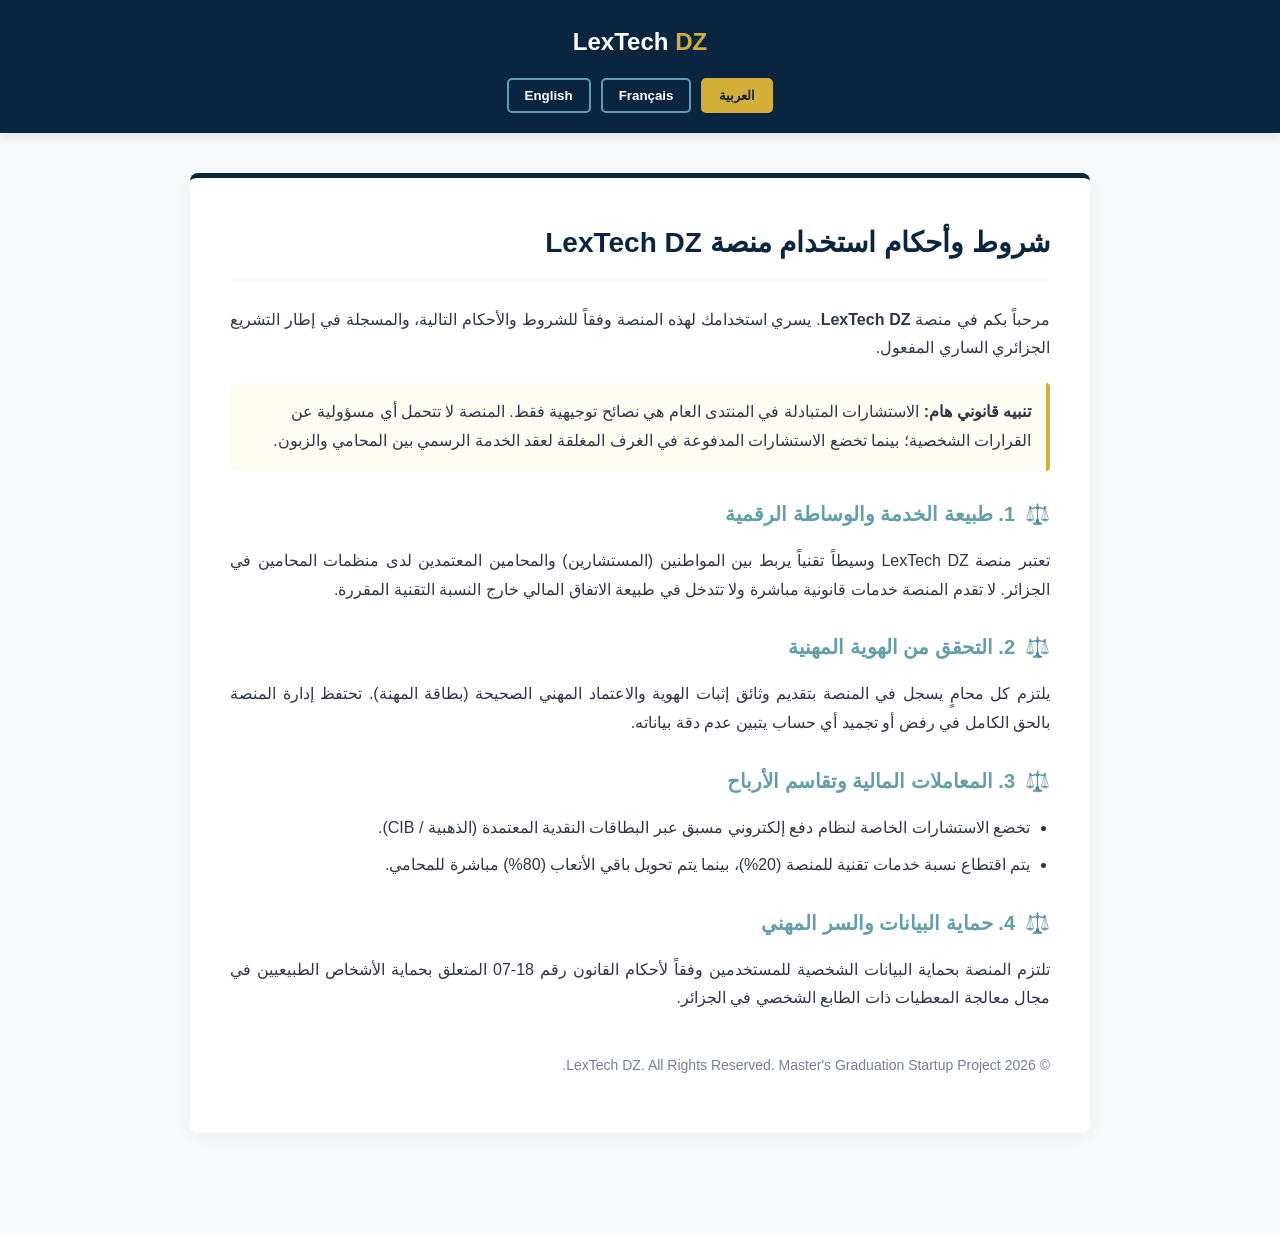
<file: terms.html>
<!DOCTYPE html>
<html lang="ar" dir="rtl">
<head>
    <meta charset="UTF-8">
    <meta name="viewport" content="width=device-width, initial-scale=1.0">
    <title>LexTech DZ - Terms of Use | شروط الاستخدام</title>
    <style>
        /* إعدادات الألوان المتناسقة مع هوية الموقع */
        :root {
            --primary-blue: #0A2540;     /* الأزرق الداكن الرسمي */
            --accent-blue: #639FAB;      /* الأزرق التقني */
            --legal-gold: #D4AF37;       /* الذهبي القانوني */
            --bg-light: #F8F9FA;         /* الخلفية المريحة */
            --text-dark: #2D3748;        /* نصوص واضحة */
            --white: #FFFFFF;
        }

        * {
            box-sizing: border-box;
            margin: 0;
            padding: 0;
            font-family: 'Segoe UI', Tahoma, Geneva, Verdana, sans-serif;
        }

        body {
            background-color: var(--bg-light);
            color: var(--text-dark);
            line-height: 1.8;
            padding-bottom: 60px;
        }

        /* شريط التنقل العلوي وتحديد اللغة */
        header {
            background-color: var(--primary-blue);
            color: var(--white);
            padding: 20px;
            text-align: center;
            position: sticky;
            top: 0;
            z-index: 1000;
            box-shadow: 0 4px 10px rgba(0,0,0,0.1);
        }

        .logo-area {
            font-size: 24px;
            font-weight: bold;
            margin-bottom: 15px;
        }

        .logo-area span {
            color: var(--legal-gold);
        }

        .lang-switcher {
            display: flex;
            justify-content: center;
            gap: 10px;
        }

        .lang-btn {
            background-color: transparent;
            border: 2px solid var(--accent-blue);
            color: var(--white);
            padding: 8px 16px;
            cursor: pointer;
            border-radius: 5px;
            font-weight: bold;
            transition: all 0.3s ease;
        }

        .lang-btn:hover, .lang-btn.active {
            background-color: var(--legal-gold);
            border-color: var(--legal-gold);
            color: var(--primary-blue);
        }

        /* حاوية المحتوى الرئيسي */
        .container {
            max-width: 900px;
            margin: 40px auto;
            background: var(--white);
            padding: 40px;
            border-radius: 8px;
            box-shadow: 0 4px 15px rgba(0,0,0,0.05);
            border-top: 5px solid var(--primary-blue);
        }

        /* التحكم في إظهار وإخفاء اللغات */
        .lang-section {
            display: none;
        }

        .lang-section.active {
            display: block;
        }

        h1 {
            color: var(--primary-blue);
            margin-bottom: 25px;
            font-size: 28px;
            border-bottom: 2px solid var(--bg-light);
            padding-bottom: 10px;
        }

        h2 {
            color: var(--accent-blue);
            margin: 25px 0 15px 0;
            font-size: 20px;
            display: flex;
            align-items: center;
            gap: 10px;
        }

        /* لمسة ذهبية قبل كل عنوان فرعي */
        h2::before {
            content: "⚖️";
            color: var(--legal-gold);
        }

        p {
            margin-bottom: 15px;
            text-align: justify;
        }

        ul {
            margin-left: 20px;
            margin-right: 20px;
            margin-bottom: 20px;
        }

        li {
            margin-bottom: 8px;
        }

        .important-note {
            background-color: #fffdf3;
            border-right: 4px solid var(--legal-gold);
            padding: 15px;
            margin: 20px 0;
            border-radius: 4px;
        }

        /* تنسيقات خاصة باللغات الغربية لتغيير الاتجاه تلقائياً */
        .ltr-dir {
            direction: ltr;
            text-align: left;
        }
        
        .ltr-dir h2::before {
            content: "⚖️ ";
        }

        footer {
            text-align: center;
            margin-top: 40px;
            color: #718096;
            font-size: 14px;
        }
    </style>
</head>
<body>

    <header>
        <div class="logo-area">LexTech <span>DZ</span></div>
        <div class="lang-switcher">
            <button class="lang-btn active" onclick="switchLanguage('ar')">العربية</button>
            <button class="lang-btn" onclick="switchLanguage('fr')">Français</button>
            <button class="lang-btn" onclick="switchLanguage('en')">English</button>
        </div>
    </header>

    <div class="container">

        <!-- ================= النسخة العربية ================= -->
        <div id="lang-ar" class="lang-section active">
            <h1>شروط وأحكام استخدام منصة LexTech DZ</h1>
            <p>مرحباً بكم في منصة <strong>LexTech DZ</strong>. يسري استخدامك لهذه المنصة وفقاً للشروط والأحكام التالية، والمسجلة في إطار التشريع الجزائري الساري المفعول.</p>
            
            <div class="important-note">
                <strong>تنبيه قانوني هام:</strong> الاستشارات المتبادلة في المنتدى العام هي نصائح توجيهية فقط. المنصة لا تتحمل أي مسؤولية عن القرارات الشخصية؛ بينما تخضع الاستشارات المدفوعة في الغرف المغلقة لعقد الخدمة الرسمي بين المحامي والزبون.
            </div>

            <h2>1. طبيعة الخدمة والوساطة الرقمية</h2>
            <p>تعتبر منصة LexTech DZ وسيطاً تقنياً يربط بين المواطنين (المستشارين) والمحامين المعتمدين لدى منظمات المحامين في الجزائر. لا تقدم المنصة خدمات قانونية مباشرة ولا تتدخل في طبيعة الاتفاق المالي خارج النسبة التقنية المقررة.</p>

            <h2>2. التحقق من الهوية المهنية</h2>
            <p>يلتزم كل محامٍ يسجل في المنصة بتقديم وثائق إثبات الهوية والاعتماد المهني الصحيحة (بطاقة المهنة). تحتفظ إدارة المنصة بالحق الكامل في رفض أو تجميد أي حساب يتبين عدم دقة بياناته.</p>

            <h2>3. المعاملات المالية وتقاسم الأرباح</h2>
            <ul>
                <li>تخضع الاستشارات الخاصة لنظام دفع إلكتروني مسبق عبر البطاقات النقدية المعتمدة (الذهبية / CIB).</li>
                <li>يتم اقتطاع نسبة خدمات تقنية للمنصة (20%)، بينما يتم تحويل باقي الأتعاب (80%) مباشرة للمحامي.</li>
            </ul>

            <h2>4. حماية البيانات والسر المهني</h2>
            <p>تلتزم المنصة بحماية البيانات الشخصية للمستخدمين وفقاً لأحكام القانون رقم 18-07 المتعلق بحماية الأشخاص الطبيعيين في مجال معالجة المعطيات ذات الطابع الشخصي في الجزائر.</p>
        </div>

        <!-- ================= النسخة الفرنسية ================= -->
        <div id="lang-fr" class="lang-section ltr-dir">
            <h1>Conditions d'Utilisation de LexTech DZ</h1>
            <p>Bienvenue sur la plateforme <strong>LexTech DZ</strong>. L'utilisation de cette plateforme est régie par les termes et conditions suivants, établis conformément à la législation algérienne en vigueur.</p>
            
            <div class="important-note" style="border-right: none; border-left: 4px solid var(--legal-gold);">
                <strong>Avis Juridique Important :</strong> Les réponses partagées sur le forum public sont fournies à titre indicatif. Les consultations privées payantes sont soumises au secret professionnel et à la responsabilité de l'avocat choisi.
            </div>

            <h2>1. Nature du Service et Médiation Numérique</h2>
            <p>LexTech DZ agit en tant qu'intermédiaire technologique reliant les citoyens aux avocats agréés en Algérie. La plateforme ne fournit pas de conseils juridiques directs et ne participe pas à la fixation des honoraires au-delà des frais techniques.</p>

            <h2>2. Vérification de l'Identité Professionnelle</h2>
            <p>Tout avocat s'inscrivant sur la plateforme s'engage à fournir des documents professionnels valides (Carte professionnelle). L'administration se réserve le droit de suspendre tout compte contenant des informations inexactes.</p>

            <h2>3. Transactions Financières</h2>
            <ul>
                <li>Les consultations privées sont payables à l'avance via les cartes électroniques algériennes (Edahabia / CIB).</li>
                <li>Des frais de service technologique (20%) sont retenus par la plateforme, tandis que (80%) des honoraires sont transférés à l'avocat.</li>
            </ul>

            <h2>4. Protection des Données Personnelles</h2>
            <p>La plateforme s'engage à sécuriser les données conformément aux dispositions de la loi n° 18-07 relative à la protection des personnes physiques à l'égard du traitement des données à caractère personnel en Algérie.</p>
        </div>

        <!-- ================= النسخة الإنجليزية ================= -->
        <div id="lang-en" class="lang-section ltr-dir">
            <h1>Terms of Service - LexTech DZ</h1>
            <p>Welcome to <strong>LexTech DZ</strong>. Your access to and use of this platform is conditioned on your acceptance of and compliance with the following terms, in accordance with Algerian laws.</p>
            
            <div class="important-note" style="border-right: none; border-left: 4px solid var(--legal-gold);">
                <strong>Important Disclaimer:</strong> General advice on the public forum is for informational purposes only. Private paid consultations are secure and subject to the professional attorney-client privilege.
            </div>

            <h2>1. Nature of Service & Digital Intermediation</h2>
            <p>LexTech DZ acts solely as a technological intermediary connecting citizens with certified lawyers registered in Algeria. The platform does not directly provide legal services.</p>

            <h2>2. Professional Verification</h2>
            <p>Lawyers registering on the platform must provide valid professional credentials. The administration reserves the right to suspend any profile found to contain fraudulent data.</p>

            <h2>3. Financial Transactions & Revenue Split</h2>
            <ul>
                <li>Premium private consultations require advanced electronic payment using local bank cards (Edahabia / CIB).</li>
                <li>The platform charges a 20% technical service fee, and 80% of the funds are routed immediately to the lawyer’s digital wallet.</li>
            </ul>

            <h2>4. Data Privacy Compliance</h2>
            <p>All data processes comply strictly with Algerian Law No. 18-07 concerning the protection of individuals regarding the processing of personal data.</p>
        </div>

        <footer>
            <p>&copy; 2026 LexTech DZ. All Rights Reserved. Master's Graduation Startup Project.</p>
        </footer>

    </div>

    <!-- المنطق البرمجي للتبديل الفوري بين اللغات وتغيير اتجاه الصفحة -->
    <script>
        function switchLanguage(lang) {
            // إخفاء جميع الأقسام
            const sections = document.querySelectorAll('.lang-section');
            sections.forEach(sec => sec.classList.remove('active'));

            // إزالة نشاط الأزرار
            const buttons = document.querySelectorAll('.lang-btn');
            buttons.forEach(btn => btn.classList.remove('active'));

            // تفعيل القسم والزر المختار
            document.getElementById('lang-' + lang).classList.add('active');
            event.target.classList.add('active');

            // تغيير اتجاه الصفحة حسب اللغة
            if (lang === 'ar') {
                document.documentElement.dir = 'rtl';
                document.documentElement.lang = 'ar';
            } else {
                document.documentElement.dir = 'ltr';
                document.documentElement.lang = lang;
            }
        }
    </script>
</body>
</html>
</file>
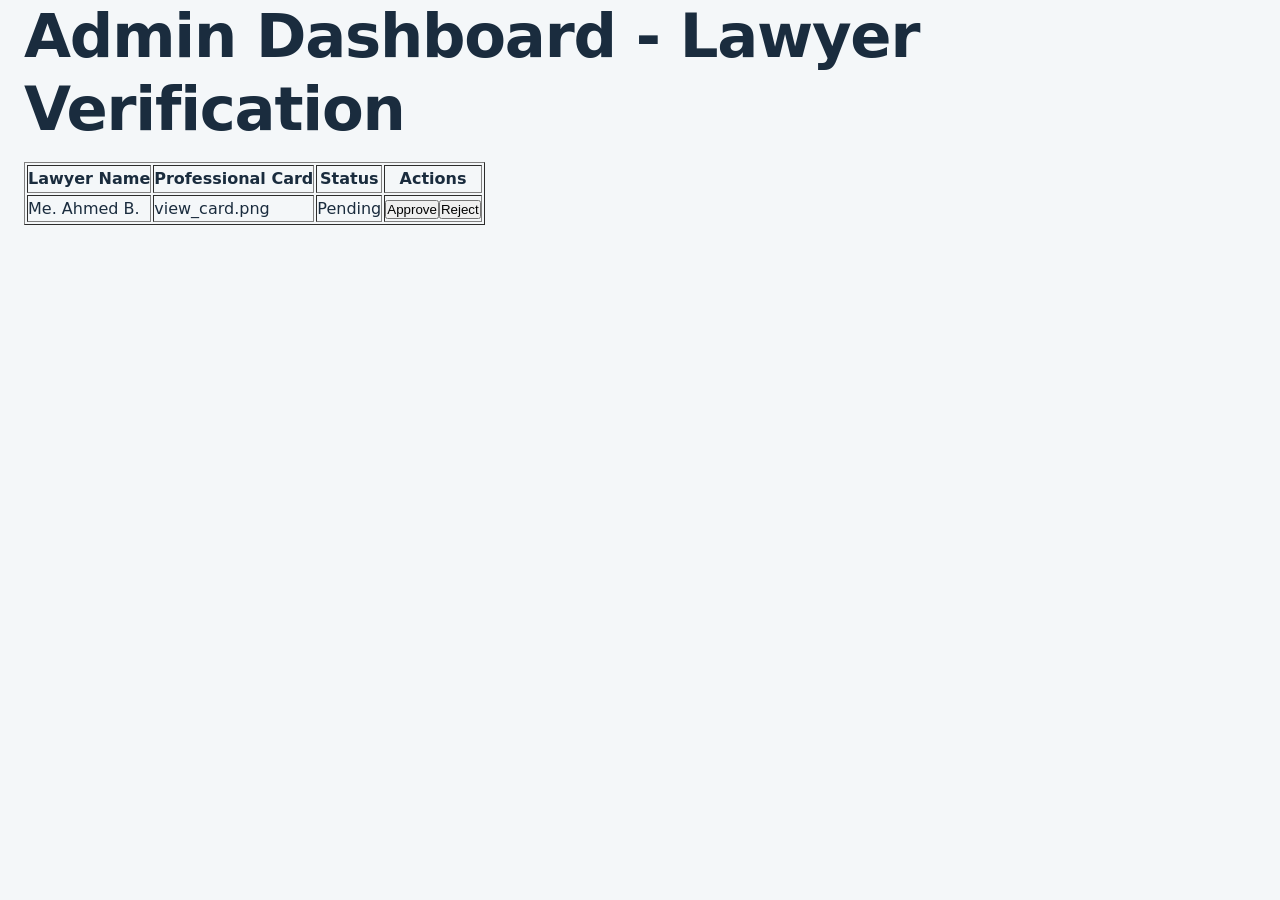
<file: dashboard/admin.html>
<!DOCTYPE html><html><head><title>Admin Panel - LexTech DZ</title><link rel="stylesheet" href="../css/style.css"></head><body><div class="container"><h1>Admin Dashboard - Lawyer Verification</h1><table border="1" cellpadding="10"><tr><th>Lawyer Name</th><th>Professional Card</th><th>Status</th><th>Actions</th></tr><tr><td>Me. Ahmed B.</td><td><a href="#">view_card.png</a></td><td>Pending</td><td><button class="approve">Approve</button><button class="reject">Reject</button></td></tr></table></div><script>document.querySelectorAll('.approve').forEach(btn=>btn.addEventListener('click',()=>alert('Lawyer approved (demo)')));</script></body></html>
</file>
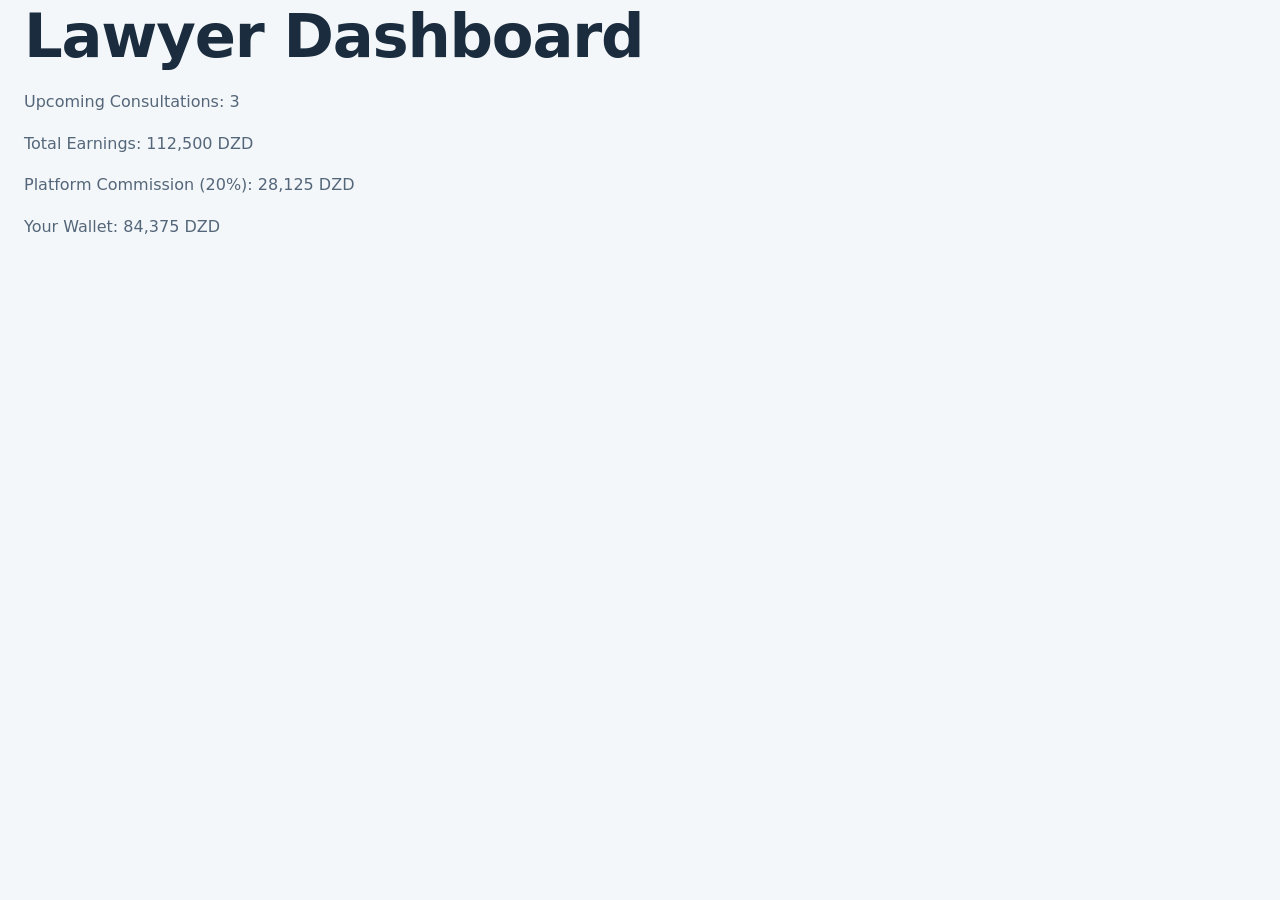
<file: dashboard/lawyer.html>
<!DOCTYPE html><html><head><title>Lawyer Dashboard</title><link rel="stylesheet" href="../css/style.css"></head><body><div class="container"><h1>Lawyer Dashboard</h1><p>Upcoming Consultations: 3</p><p>Total Earnings: 112,500 DZD</p><p>Platform Commission (20%): 28,125 DZD</p><p>Your Wallet: 84,375 DZD</p></div></body></html>
</file>
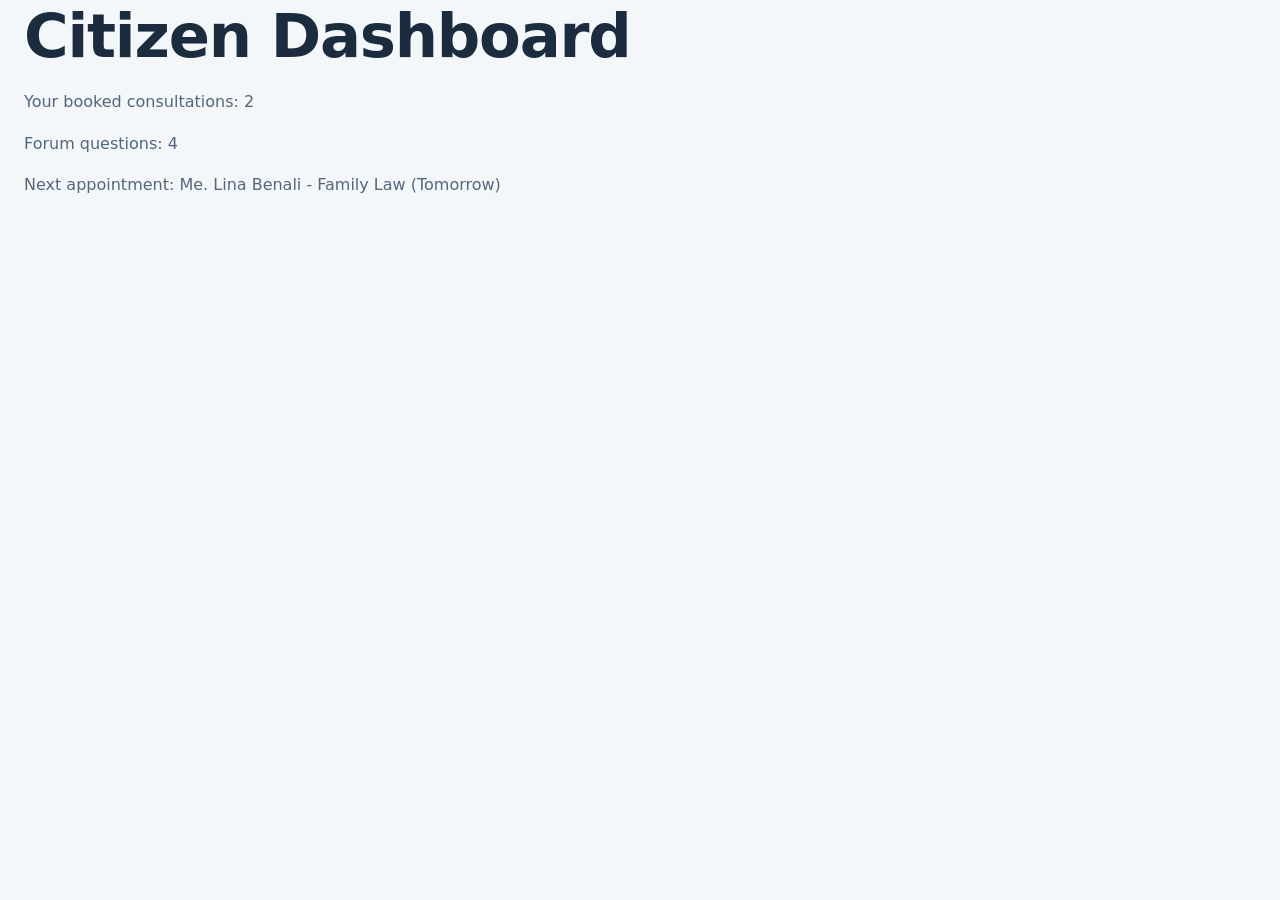
<file: dashboard/user.html>
<!DOCTYPE html><html><head><title>My Account - Citizen</title><link rel="stylesheet" href="../css/style.css"></head><body><div class="container"><h1>Citizen Dashboard</h1><p>Your booked consultations: 2</p><p>Forum questions: 4</p><p>Next appointment: Me. Lina Benali - Family Law (Tomorrow)</p></div></body></html>
</file>
<file: css/style.css>
/* ========================================
   LEXTECH DZ - MODERN PREMIUM STYLESHEET
   Colors: Navy Blue (#0A2540) | Cyan (#639FAB) | Gold (#D4AF37)
   ======================================== */

/* ========== ROOT VARIABLES (الوضع النهاري) ========== */
:root {
  --primary: #0A2540;
  --primary-dark: #051a2c;
  --primary-rgb: 10, 37, 64;
  --accent: #639FAB;
  --accent-light: #7fb9c4;
  --accent-dark: #4a7e8a;
  --gold: #D4AF37;
  --gold-light: #f5d165;
  --gold-dark: #b8942a;
  
  --bg-light: #F4F7F9;
  --bg-white: #ffffff;
  --text-dark: #1a2c3e;
  --text-gray: #54667a;
  --text-light: #8292a5;
  --border-light: rgba(10, 37, 64, 0.08);
  
  /* Modern Shadows */
  --card-shadow: 0 10px 30px rgba(0, 0, 0, 0.04);
  --card-shadow-hover: 0 20px 40px rgba(10, 37, 64, 0.12);
  --glow-shadow: 0 8px 25px rgba(212, 175, 55, 0.25);
  
  /* Optimized Transitions */
  --transition-fast: background-color 0.2s ease, color 0.2s ease, border-color 0.2s ease;
  --transition-normal: transform 0.4s cubic-bezier(0.16, 1, 0.3, 1), box-shadow 0.4s cubic-bezier(0.16, 1, 0.3, 1), background-color 0.3s ease;
  
  /* Modern Border Radii */
  --radius-sm: 8px;
  --radius-md: 16px;
  --radius-lg: 24px;
  --radius-xl: 50px;

  /* Structural Variables */
  --header-height: 80px;
}

/* ========== DARK MODE (الوضع الليلي) ========== */
body.dark {
  --primary: #0f172a;
  --primary-dark: #020617;
  --primary-rgb: 15, 23, 42;
  --accent: #38bdf8;
  --accent-light: #7dd3fc;
  --accent-dark: #0284c7;
  --gold: #fbbf24;
  --gold-light: #fcd34d;
  --gold-dark: #d97706;
  
  --bg-light: #0b1120;
  --bg-white: #1e293b;
  --text-dark: #f8fafc;
  --text-gray: #94a3b8;
  --text-light: #64748b;
  --border-light: rgba(255, 255, 255, 0.05);
  
  --card-shadow: 0 10px 30px rgba(0, 0, 0, 0.3);
  --card-shadow-hover: 0 20px 40px rgba(0, 0, 0, 0.5);
  --glow-shadow: 0 8px 25px rgba(251, 191, 36, 0.15);
}

/* ========== GLOBAL RESET & ACCESSIBILITY ========== */
*, *::before, *::after {
  margin: 0;
  padding: 0;
  box-sizing: border-box;
}

html {
  scroll-behavior: smooth;
}

body {
  font-family: 'Inter', system-ui, -apple-system, sans-serif;
  background-color: var(--bg-light);
  color: var(--text-dark);
  transition: var(--transition-fast);
  line-height: 1.6;
  font-size: 1rem;
  overflow-x: hidden;
  -webkit-font-smoothing: antialiased;
  -moz-osx-font-smoothing: grayscale;
  text-rendering: optimizeLegibility;
}

/* Focus indicator for Accessibility */
:focus-visible {
  outline: 2px solid var(--gold);
  outline-offset: 3px;
}

.container {
  width: 100%;
  max-width: 1280px;
  margin-inline: auto;
  padding-inline: 24px;
}

/* ========== TYPOGRAPHY (Fluid Scale) ========== */
h1, h2, h3, h4, h5, h6 {
  font-weight: 800;
  line-height: 1.2;
  margin-bottom: 1rem;
  letter-spacing: -0.02em;
  color: var(--text-dark);
}

h1 { font-size: clamp(2.2rem, 5vw, 3.8rem); }
h2 { font-size: clamp(1.8rem, 4vw, 2.5rem); }
h3 { font-size: clamp(1.3rem, 3vw, 1.6rem); }
h4 { font-size: 1.25rem; }

p {
  margin-bottom: 1rem;
  color: var(--text-gray);
}

a {
  text-decoration: none;
  color: inherit;
  transition: var(--transition-fast);
}

.section-title {
  text-align: center;
  margin-bottom: 3.5rem;
  position: relative;
  font-size: clamp(1.8rem, 4vw, 2.5rem);
  color: var(--primary);
}

body.dark .section-title { color: var(--text-dark); }

.section-title::after {
  content: '';
  display: block;
  width: 80px;
  height: 4px;
  background: linear-gradient(90deg, var(--gold), transparent);
  margin: 0.75rem auto 0;
  border-radius: 4px;
}

[dir="rtl"] .section-title::after {
  background: linear-gradient(-90deg, var(--gold), transparent);
}

/* ========== MODERN BUTTONS ========== */
.btn-primary, .btn-outline, .btn-primary-sm, .btn-outline-sm {
  display: inline-flex;
  align-items: center;
  justify-content: center;
  gap: 10px;
  padding: 14px 32px;
  font-weight: 600;
  font-size: 1rem;
  border-radius: var(--radius-xl);
  cursor: pointer;
  transition: var(--transition-normal);
  text-decoration: none;
  border: none;
  letter-spacing: 0.02em;
  position: relative;
  overflow: hidden;
  will-change: transform;
}

.btn-primary {
  background: linear-gradient(135deg, var(--primary) 0%, var(--primary-dark) 100%);
  color: #ffffff;
  box-shadow: 0 8px 20px rgba(10, 37, 64, 0.2);
}

.btn-primary::before {
  content: '';
  position: absolute;
  top: 0; 
  left: -100%; 
  width: 100%; 
  height: 100%;
  background: linear-gradient(90deg, transparent, rgba(255,255,255,0.15), transparent);
  transition: left 0.6s ease;
}

.btn-primary:hover {
  transform: translateY(-4px);
  box-shadow: 0 12px 25px rgba(10, 37, 64, 0.3);
}

.btn-primary:hover::before {
  left: 100%;
}

.btn-outline {
  background: rgba(255, 255, 255, 0.05);
  color: var(--primary);
  border: 2px solid var(--border-light);
  backdrop-filter: blur(5px);
}

body.dark .btn-outline {
  color: var(--text-dark);
}

.btn-outline:hover {
  background: var(--primary);
  color: #ffffff;
  border-color: var(--primary);
  transform: translateY(-4px);
  box-shadow: 0 12px 25px rgba(10, 37, 64, 0.2);
}

.btn-primary-sm, .btn-outline-sm {
  padding: 10px 24px;
  font-size: 0.9rem;
}

.btn-large {
  padding: 16px 42px;
  font-size: 1.15rem;
}

.btn-block {
  width: 100%;
  justify-content: center;
}

/* ========== GLASSMORPHISM HEADER ========== */
.site-header {
  background: rgba(10, 37, 64, 0.92);
  backdrop-filter: blur(12px);
  -webkit-backdrop-filter: blur(12px);
  height: var(--header-height);
  position: sticky;
  top: 0;
  z-index: 1000;
  box-shadow: 0 4px 30px rgba(0, 0, 0, 0.1);
  border-bottom: 1px solid rgba(255, 255, 255, 0.05);
  display: flex;
  align-items: center;
}

body.dark .site-header {
  background: rgba(15, 23, 42, 0.92);
}

.header-flex {
  display: flex;
  justify-content: space-between;
  align-items: center;
  gap: 1.5rem;
  width: 100%;
}

.logo a {
  direction: ltr !important;
  display: inline-flex;
  align-items: center;
  gap: 6px;
  color: #ffffff;
  font-size: 1.8rem;
  font-weight: 800;
  text-decoration: none;
  letter-spacing: -0.5px;
}

.logo span {
  color: var(--gold);
}

.main-nav ul {
  display: flex;
  gap: 2.5rem;
  list-style: none;
}

.main-nav ul li a {
  color: rgba(255, 255, 255, 0.75);
  text-decoration: none;
  font-weight: 500;
  transition: var(--transition-fast);
  padding: 0.5rem 0;
  font-size: 0.95rem;
  position: relative;
}

.main-nav ul li a::after {
  content: '';
  position: absolute;
  bottom: 0; 
  left: 0; 
  width: 0; 
  height: 2px;
  background: var(--gold);
  transition: width 0.3s ease;
}

.main-nav ul li a:hover,
.main-nav ul li a.active {
  color: #ffffff;
}

.main-nav ul li a.active::after,
.main-nav ul li a:hover::after {
  width: 100%;
}

/* ========== HEADER ACTIONS ========== */
.header-actions {
  display: flex;
  align-items: center;
  gap: 1rem;
  direction: ltr !important;
}

.lang-toggle-btn {
  background: rgba(255, 255, 255, 0.1);
  border: 1px solid rgba(255, 255, 255, 0.1);
  color: #ffffff;
  padding: 8px 20px;
  border-radius: var(--radius-xl);
  cursor: pointer;
  font-weight: 600;
  font-size: 0.9rem;
  transition: var(--transition-normal);
  display: flex;
  align-items: center;
  gap: 8px;
}

.lang-toggle-btn:hover {
  background: var(--gold);
  color: var(--primary);
  transform: translateY(-2px);
}

.dark-toggle {
  background: rgba(255, 255, 255, 0.1);
  border: 1px solid rgba(255, 255, 255, 0.1);
  border-radius: 50%;
  width: 44px;
  height: 44px;
  display: flex;
  align-items: center;
  justify-content: center;
  cursor: pointer;
  transition: var(--transition-normal);
  color: var(--gold);
  font-size: 1.2rem;
}

.dark-toggle:hover {
  background: var(--gold);
  color: var(--primary);
  transform: rotate(30deg);
}

.mobile-menu-icon {
  display: none;
  font-size: 1.5rem;
  color: #ffffff;
  cursor: pointer;
  background: rgba(255, 255, 255, 0.1);
  width: 44px;
  height: 44px;
  border-radius: 50%;
  align-items: center;
  justify-content: center;
}

/* ========== HERO SECTION (VIDEO BACKGROUND) ========== */
.hero {
  position: relative;
  min-height: calc(100vh - var(--header-height));
  display: flex;
  align-items: center;
  overflow: hidden;
  padding-block: 4rem;
}

.hero-video-bg {
  position: absolute;
  top: 50%;
  left: 50%;
  width: 100%;
  height: 100%;
  transform: translate(-50%, -50%);
  object-fit: cover;
  z-index: 1;
  pointer-events: none;
}

.hero-overlay {
  position: absolute;
  inset: 0;
  background: linear-gradient(
    135deg, 
    rgba(10, 37, 64, 0.88) 0%, 
    rgba(10, 37, 64, 0.45) 100%
  );
  z-index: 2;
}

body.dark .hero-overlay {
  background: linear-gradient(
    135deg, 
    rgba(15, 23, 42, 0.92) 0%, 
    rgba(15, 23, 42, 0.55) 100%
  );
}

.hero .container {
  position: relative;
  z-index: 3;
}

.hero-content {
  max-width: 800px;
}

.hero-content h1 {
  color: #ffffff;
  font-weight: 800;
  margin-bottom: 1.5rem;
  text-shadow: 0 4px 20px rgba(0,0,0,0.4);
  line-height: 1.15;
}

.hero-content p {
  color: rgba(255,255,255,0.9);
  font-size: clamp(1rem, 2vw, 1.25rem);
  margin-bottom: 2.5rem;
  max-width: 600px;
}

.hero-buttons {
  display: flex;
  gap: 1.2rem;
  flex-wrap: wrap;
  margin-bottom: 3rem;
}

.hero-buttons .btn-primary {
  background: var(--gold);
  color: var(--primary);
  box-shadow: var(--glow-shadow);
}

.hero-buttons .btn-primary:hover {
  background: var(--gold-light);
}

.hero-buttons .btn-outline {
  color: #ffffff;
  border-color: rgba(255, 255, 255, 0.4);
}

.hero-buttons .btn-outline:hover {
  background: #ffffff;
  color: var(--primary);
}

/* ========== MODAL OVERLAY STYLES ========== */
.modal {
  position: fixed;
  inset: 0;
  width: 100vw;
  height: 100vh;
  background: rgba(10, 37, 64, 0.85);
  backdrop-filter: blur(8px);
  -webkit-backdrop-filter: blur(8px);
  display: flex;
  align-items: center;
  justify-content: center;
  z-index: 99999;
}

.modal-content {
  background: var(--bg-white);
  padding: 2rem;
  border-radius: var(--radius-lg);
  width: 90%;
  max-width: 520px;
  position: relative;
  box-shadow: 0 25px 50px rgba(0, 0, 0, 0.4);
  max-height: 90vh;
  overflow-y: auto;
  border: 1px solid var(--border-light);
}

.close-modal {
  position: absolute;
  top: 1rem;
  right: 1.5rem;
  font-size: 1.8rem;
  cursor: pointer;
  color: var(--text-gray);
  transition: color 0.2s ease;
  z-index: 10;
}

[dir="rtl"] .close-modal {
  right: auto;
  left: 1.5rem;
}

.close-modal:hover {
  color: #e11d48;
}

/* ========== STATS SECTION ========== */
.stats-row {
  display: flex;
  gap: 3rem;
  flex-wrap: wrap;
  padding-top: 2rem;
  border-top: 1px solid rgba(255, 255, 255, 0.15);
}

.stat span:first-child {
  font-size: 2.5rem;
  font-weight: 800;
  color: var(--gold);
  display: block;
  line-height: 1;
  margin-bottom: 0.5rem;
  text-shadow: 0 2px 10px rgba(212, 175, 55, 0.3);
}

.stat span:last-child {
  color: rgba(255, 255, 255, 0.85);
  font-size: 0.9rem;
  font-weight: 600;
  text-transform: uppercase;
  letter-spacing: 1px;
}

/* ========== FEATURES SECTION ========== */
.features {
  padding-block: 6rem;
}

.features-grid {
  display: grid;
  grid-template-columns: repeat(auto-fit, minmax(280px, 1fr));
  gap: 2rem;
}

.feature-card {
  background: var(--bg-white);
  padding: 2.5rem 2rem;
  border-radius: var(--radius-lg);
  text-align: center;
  transition: var(--transition-normal);
  box-shadow: var(--card-shadow);
  border: 1px solid var(--border-light);
  position: relative;
  overflow: hidden;
  z-index: 1;
  will-change: transform;
}

.feature-card::before {
  content: '';
  position: absolute;
  top: 0; 
  left: 0; 
  width: 100%; 
  height: 0;
  background: linear-gradient(180deg, var(--primary) 0%, transparent 100%);
  opacity: 0.04;
  z-index: -1;
  transition: height 0.4s ease;
}

.feature-card:hover {
  transform: translateY(-10px);
  box-shadow: var(--card-shadow-hover);
  border-color: rgba(212, 175, 55, 0.3);
}

.feature-card:hover::before {
  height: 100%;
}

.feature-card i {
  font-size: 2.5rem;
  background: linear-gradient(135deg, var(--gold) 0%, #e6c45e 100%);
  -webkit-background-clip: text;
  -webkit-text-fill-color: transparent;
  margin-bottom: 1.5rem;
  display: inline-block;
}

.feature-card h3 {
  font-size: 1.35rem;
  color: var(--text-dark);
}

/* ========== CTA BANNER ========== */
.cta-banner {
  background: linear-gradient(135deg, var(--primary) 0%, var(--primary-dark) 100%);
  padding-block: 5rem;
  text-align: center;
  color: #ffffff;
  position: relative;
  overflow: hidden;
}

.cta-banner::before {
  content: '';
  position: absolute;
  top: -50%; 
  left: -50%; 
  width: 200%; 
  height: 200%;
  background: radial-gradient(circle, rgba(212,175,55,0.1) 0%, transparent 60%);
  pointer-events: none;
}

.cta-banner .container { position: relative; z-index: 2; }
.cta-banner h2 { color: #ffffff; margin-bottom: 2rem; }
.cta-banner .btn-primary { background: var(--gold); color: var(--primary); box-shadow: var(--glow-shadow); }

/* ========== FOOTER ========== */
.footer {
  background: var(--primary-dark);
  color: #ffffff;
  padding-top: 4rem;
  padding-bottom: 1.5rem;
  border-top: 4px solid var(--gold);
}

.footer-grid {
  display: grid;
  grid-template-columns: repeat(auto-fit, minmax(240px, 1fr));
  gap: 3rem;
  margin-bottom: 3rem;
}

.footer-col h3, .footer-col h4 {
  color: #ffffff;
  margin-bottom: 1.5rem;
  font-size: 1.3rem;
}

.footer-col p { color: rgba(255, 255, 255, 0.65); }

.footer-col ul { list-style: none; }
.footer-col ul li { margin-bottom: 0.8rem; }
.footer-col ul li a { 
  color: rgba(255, 255, 255, 0.65); 
  transition: var(--transition-fast);
}
.footer-col ul li a:hover { 
  color: var(--gold); 
  padding-inline-start: 6px; 
}

.social-links { display: flex; gap: 1rem; margin-top: 1.5rem; }
.social-links a {
  width: 44px; 
  height: 44px;
  background: rgba(255,255,255,0.05);
  border-radius: 50%;
  display: flex; 
  align-items: center; 
  justify-content: center;
  color: #ffffff;
  font-size: 1.2rem;
  transition: var(--transition-normal);
}
.social-links a:hover { 
  background: var(--gold); 
  color: var(--primary); 
  transform: translateY(-4px); 
}

.footer-bottom {
  text-align: center;
  padding-top: 2rem;
  border-top: 1px solid rgba(255, 255, 255, 0.08);
  color: rgba(255, 255, 255, 0.45);
  font-size: 0.9rem;
}

/* ========== AUTH & FORUM PAGES ========== */
.auth-container { 
  min-height: calc(100vh - var(--header-height)); 
  display: flex; 
  align-items: center; 
  justify-content: center; 
  padding: 4rem 1.5rem; 
  background: var(--bg-light); 
}

.auth-card {
  background: var(--bg-white);
  padding: 3rem;
  border-radius: var(--radius-lg);
  width: 100%;
  max-width: 480px;
  box-shadow: var(--card-shadow);
  border: 1px solid var(--border-light);
}

.role-tabs { 
  display: flex; 
  background: var(--bg-light); 
  border-radius: var(--radius-xl); 
  padding: 4px; 
  margin-bottom: 2rem; 
}

.role-tab {
  flex: 1; 
  padding: 10px; 
  border: none; 
  background: transparent; 
  border-radius: var(--radius-xl);
  font-weight: 600; 
  color: var(--text-gray); 
  cursor: pointer; 
  transition: var(--transition-fast);
}

/* Fixed variable bug: var(--white) -> var(--bg-white) */
.role-tab.active { 
  background: var(--bg-white); 
  color: var(--primary); 
  box-shadow: 0 2px 10px rgba(0,0,0,0.08); 
}

body.dark .role-tab.active { 
  background: var(--accent); 
  color: #ffffff; 
}

/* ========== FORM CONTROLS ========== */
input, select, textarea {
  width: 100%; 
  padding: 14px 16px; 
  margin-bottom: 1.2rem;
  border: 1px solid var(--border-light); 
  border-radius: var(--radius-md);
  background-color: var(--bg-light); 
  color: var(--text-dark);
  font-family: inherit; 
  font-size: 0.95rem; 
  transition: var(--transition-fast);
}

input:focus, select:focus, textarea:focus { 
  outline: none; 
  border-color: var(--accent); 
  background-color: var(--bg-white); 
  box-shadow: 0 0 0 4px rgba(99, 159, 171, 0.15); 
}

body.dark input,
body.dark select,
body.dark textarea {
  background-color: rgba(255, 255, 255, 0.05);
  border-color: rgba(255, 255, 255, 0.1);
}

body.dark input:focus,
body.dark select:focus,
body.dark textarea:focus {
  background-color: var(--bg-white);
  border-color: var(--accent);
}

/* Dark theme Overrides */
body.dark .btn-primary {
  background: linear-gradient(135deg, var(--accent) 0%, var(--accent-dark) 100%);
  color: var(--primary-dark);
}

body.dark .btn-primary:hover {
  box-shadow: 0 12px 25px rgba(56, 189, 248, 0.3);
}

body.dark a:not(.btn-primary):not(.btn-outline) {
  color: var(--accent-light);
}

body.dark a:not(.btn-primary):not(.btn-outline):hover {
  color: var(--gold-light);
}

/* Alerts */
.alert-success {
  background: rgba(34, 197, 94, 0.12);
  border: 1px solid #22c55e;
  color: #16a34a;
  padding: 12px 20px;
  border-radius: var(--radius-md);
  margin-bottom: 1rem;
}

.alert-error {
  background: rgba(239, 68, 68, 0.12);
  border: 1px solid #ef4444;
  color: #dc2626;
  padding: 12px 20px;
  border-radius: var(--radius-md);
  margin-bottom: 1rem;
}

/* File Upload */
.file-upload-wrapper input[type="file"] {
  cursor: pointer;
  padding: 12px;
}

.file-upload-wrapper input[type="file"]:hover {
  border-color: var(--gold);
  background: rgba(212, 175, 55, 0.05);
}

/* ========== CONSULTATIONS & LAWYER CARDS ========== */
.consultations-grid {
  display: grid;
  grid-template-columns: repeat(auto-fill, minmax(300px, 1fr));
  gap: 2rem;
  margin-top: 3rem;
}

.lawyer-card {
  background: var(--bg-white);
  border-radius: var(--radius-lg);
  overflow: hidden;
  transition: var(--transition-normal);
  box-shadow: var(--card-shadow);
  border: 1px solid var(--border-light);
  display: flex; 
  flex-direction: column;
}

.lawyer-card:hover { 
  transform: translateY(-8px); 
  box-shadow: var(--card-shadow-hover); 
}

.lawyer-img {
  background: linear-gradient(135deg, var(--bg-light) 0%, #e2e8f0 100%);
  height: 180px;
  display: flex; 
  align-items: center; 
  justify-content: center;
  font-size: 3.5rem; 
  color: var(--primary);
}

body.dark .lawyer-img { 
  background: linear-gradient(135deg, var(--bg-light) 0%, #1e293b 100%); 
  color: var(--accent); 
}

.lawyer-info { 
  padding: 1.5rem; 
  display: flex; 
  flex-direction: column; 
  flex-grow: 1; 
}

.lawyer-info h3 { 
  font-size: 1.25rem; 
  display: flex; 
  align-items: center; 
  justify-content: space-between; 
}

.gold-badge { color: var(--gold); font-size: 1rem; }
.fee { font-size: 1.4rem; font-weight: 800; color: var(--primary); margin: 1rem 0; }
body.dark .fee { color: var(--accent); }
.btn-book { margin-top: auto; }

/* ========== RTL SUPPORT ========== */
[dir="rtl"] { 
  text-align: right; 
}

[dir="rtl"] .stats-row { 
  justify-content: flex-start; 
}

[dir="rtl"] .footer-col ul li a:hover { 
  padding-inline-start: 0; 
  padding-inline-end: 6px; 
}

/* ========== RESPONSIVE DESIGN ========== */
@media (max-width: 992px) {
  .hero-content h1 { font-size: 2.8rem; }
}

@media (max-width: 768px) {
  .main-nav { 
    display: none; 
  }
  
  .main-nav.active {
    display: block; 
    position: absolute; 
    top: 100%; 
    left: 0; 
    right: 0;
    background: rgba(10, 37, 64, 0.98); 
    backdrop-filter: blur(15px);
    padding: 2rem; 
    box-shadow: 0 10px 30px rgba(0,0,0,0.2);
    border-top: 1px solid rgba(255,255,255,0.1);
  }
  
  body.dark .main-nav.active { 
    background: rgba(15, 23, 42, 0.98); 
  }

  .main-nav.active ul { 
    flex-direction: column; 
    align-items: center; 
    gap: 1.5rem; 
  }

  .mobile-menu-icon { 
    display: flex; 
  }
  
  .hero-buttons { 
    justify-content: center; 
  }

  .stats-row { 
    justify-content: center; 
    text-align: center; 
  }
  
  .features-grid, 
  .consultations-grid { 
    grid-template-columns: 1fr; 
  }

  .footer-grid { 
    text-align: center; 
  }

  .social-links { 
    justify-content: center; 
  }
}

@media (max-width: 480px) {
  .hero-buttons { 
    flex-direction: column; 
    width: 100%; 
  }

  .hero-buttons .btn-primary, 
  .hero-buttons .btn-outline { 
    width: 100%; 
  }

  .auth-card { 
    padding: 2rem 1.25rem; 
  }
}
</file>
<file: css/responsive.css>
@media (max-width: 768px) {
  .header-flex { flex-wrap:wrap; }
  .main-nav ul { flex-direction:column; gap:0.5rem; background:var(--primary); padding:1rem; display:none; }
  .main-nav.active ul { display:flex; }
  .hero-grid { flex-direction:column; }
  .stats-row { flex-wrap:wrap; justify-content:center; }
  .consultations-grid { grid-template-columns:1fr; }
}
</file>
